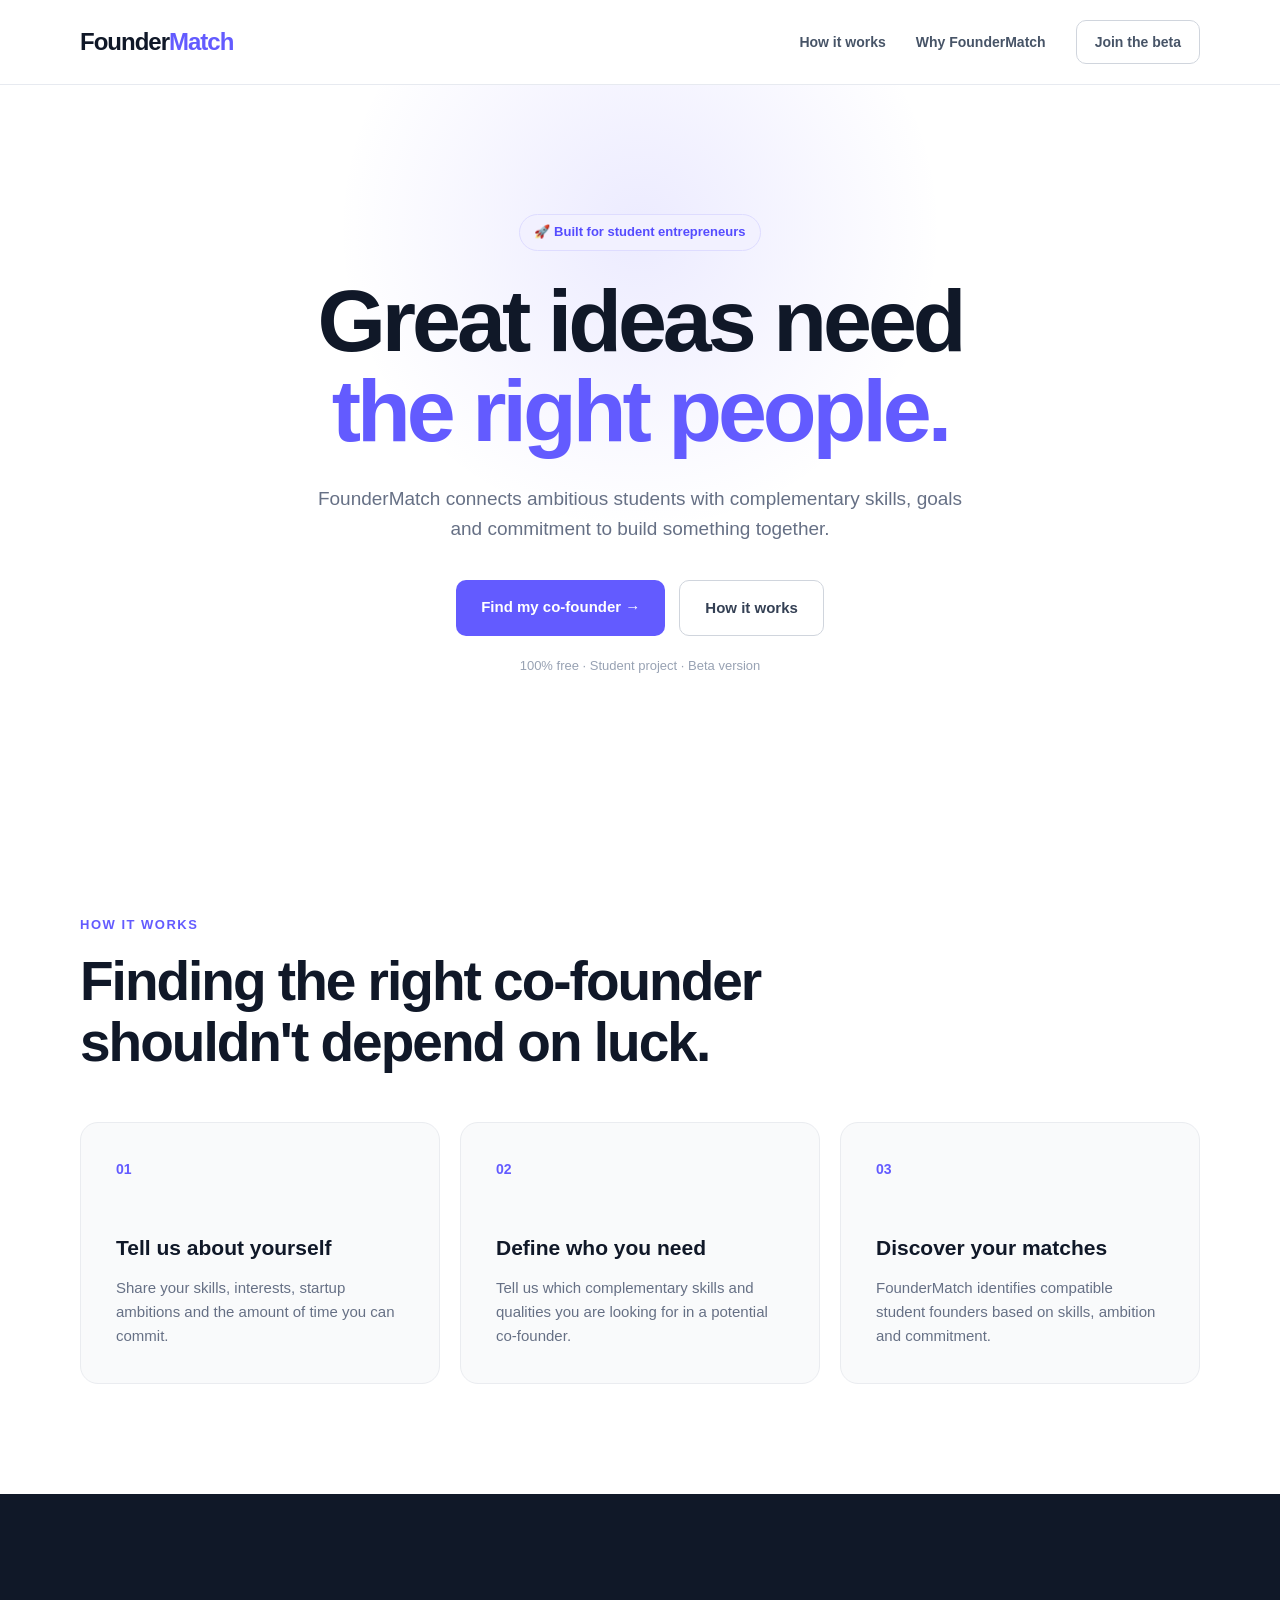
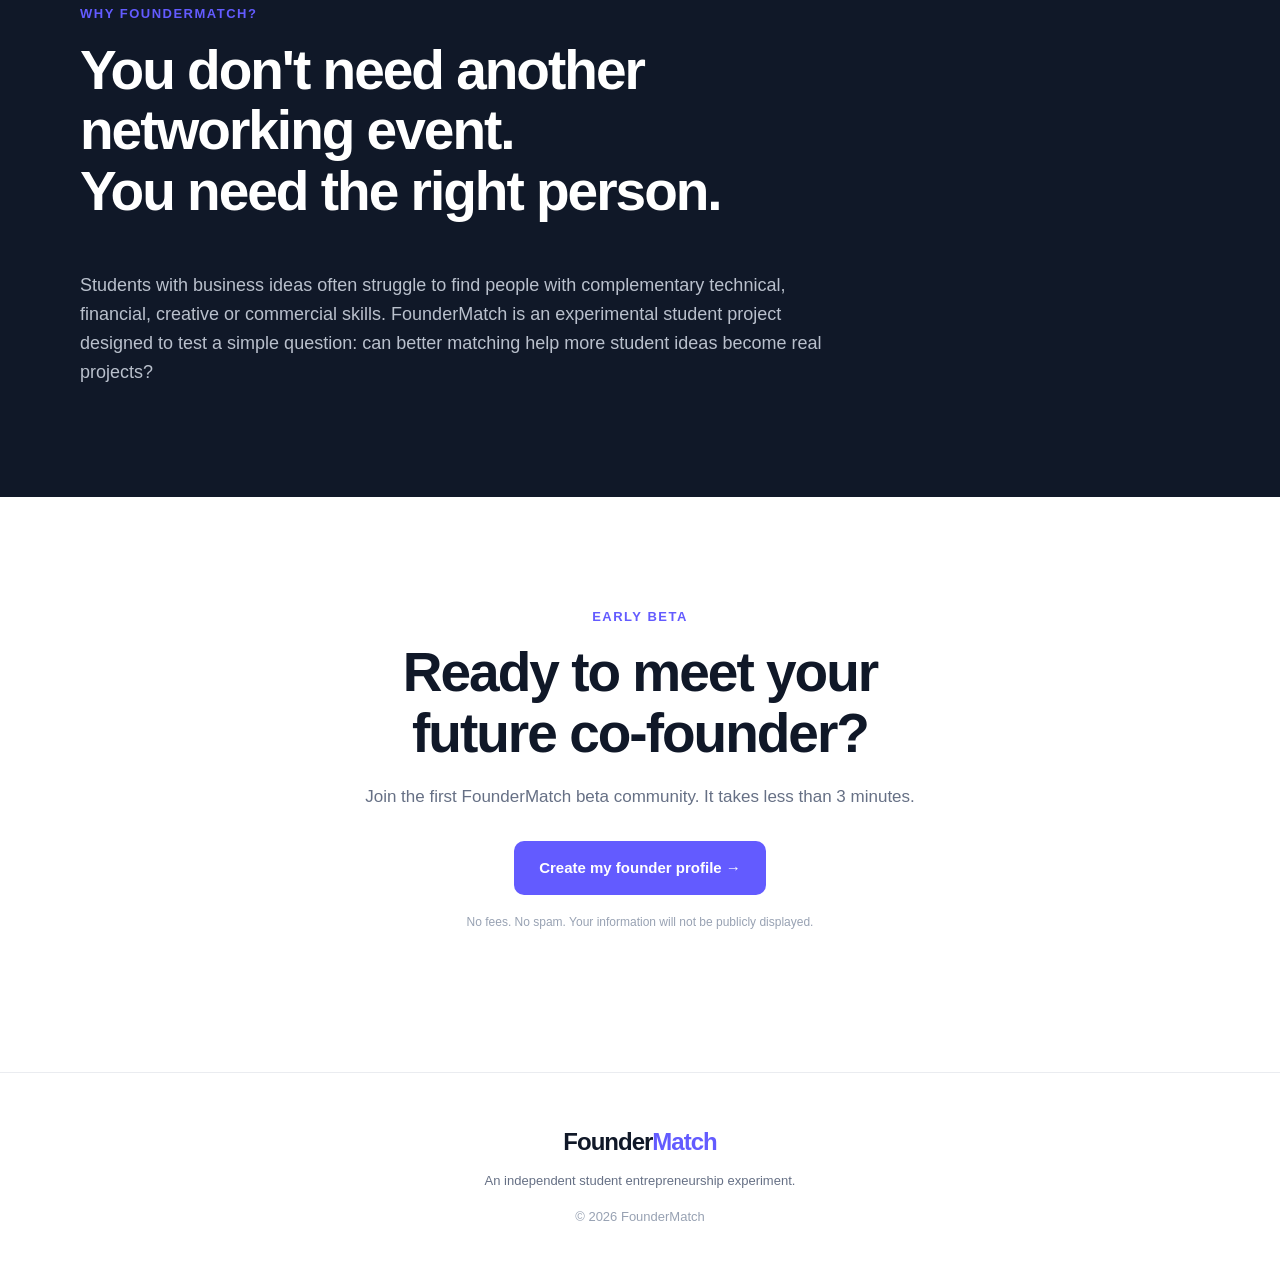
<file: index.html>
<!DOCTYPE html>
<html lang="en">
<head>
  <meta charset="UTF-8">
  <meta name="viewport" content="width=device-width, initial-scale=1.0">

  <title>FounderMatch — Find Your Co-Founder</title>

  <meta
    name="description"
    content="FounderMatch helps ambitious students find complementary co-founders and start building together."
  >

  <link rel="stylesheet" href="style.css">
</head>

<body>

  <!-- NAVIGATION -->
  <header>
    <nav class="navbar">
      <div class="logo">
        Founder<span>Match</span>
      </div>

      <div class="nav-links">
        <a href="#how">How it works</a>
        <a href="#why">Why FounderMatch</a>
       <a href="profile.html" class="nav-button">Join the beta</a>
      </div>
    </nav>
  </header>


  <!-- HERO -->
  <main>

    <section class="hero">

      <div class="badge">
        🚀 Built for student entrepreneurs
      </div>

      <h1>
        Great ideas need<br>
        <span>the right people.</span>
      </h1>

      <p class="hero-text">
        FounderMatch connects ambitious students with
        complementary skills, goals and commitment
        to build something together.
      </p>

      <div class="hero-buttons">

        <a href="profile.html" class="primary-button" id="mainCta">
  Find my co-founder →
</a>

        <a href="#how" class="secondary-button">
          How it works
        </a>

      </div>

      <p class="free-text">
        100% free · Student project · Beta version
      </p>

    </section>


    <!-- HOW IT WORKS -->

    <section id="how" class="section">

      <div class="section-label">
        HOW IT WORKS
      </div>

      <h2>
        Finding the right co-founder<br>
        shouldn't depend on luck.
      </h2>

      <div class="cards">

        <div class="card">
          <div class="number">01</div>

          <h3>Tell us about yourself</h3>

          <p>
            Share your skills, interests, startup ambitions
            and the amount of time you can commit.
          </p>
        </div>


        <div class="card">
          <div class="number">02</div>

          <h3>Define who you need</h3>

          <p>
            Tell us which complementary skills and qualities
            you are looking for in a potential co-founder.
          </p>
        </div>


        <div class="card">
          <div class="number">03</div>

          <h3>Discover your matches</h3>

          <p>
            FounderMatch identifies compatible student founders
            based on skills, ambition and commitment.
          </p>
        </div>

      </div>

    </section>


    <!-- WHY -->

    <section id="why" class="section dark-section">

      <div class="section-label">
        WHY FOUNDERMATCH?
      </div>

      <h2>
        You don't need another networking event.
        <br>
        You need the right person.
      </h2>

      <p class="section-description">
        Students with business ideas often struggle to find
        people with complementary technical, financial,
        creative or commercial skills.
        FounderMatch is an experimental student project
        designed to test a simple question:
        can better matching help more student ideas become real projects?
      </p>

    </section>


    <!-- JOIN -->

    <section id="join" class="section join-section">

      <div class="section-label">
        EARLY BETA
      </div>

      <h2>
        Ready to meet your<br>
        future co-founder?
      </h2>

      <p>
        Join the first FounderMatch beta community.
        It takes less than 3 minutes.
      </p>

     <a href="profile.html" class="primary-button">
  Create my founder profile →
</a>
      <p class="privacy">
        No fees. No spam. Your information will not be publicly displayed.
      </p>

    </section>

  </main>


  <!-- FOOTER -->

  <footer>

    <div class="footer-logo">
      Founder<span>Match</span>
    </div>

    <p>
      An independent student entrepreneurship experiment.
    </p>

    <p class="copyright">
      © 2026 FounderMatch
    </p>

  </footer>

<script>
  const savedProfileId = localStorage.getItem("foundermatch_profile_id");
  const mainCta = document.getElementById("mainCta");

  if (savedProfileId && mainCta) {
    mainCta.href = `matches.html?profile_id=${savedProfileId}`;
    mainCta.textContent = "View my matches →";
  }
</script>
  <script src="script.js"></script>

</body>
</html>
</file>
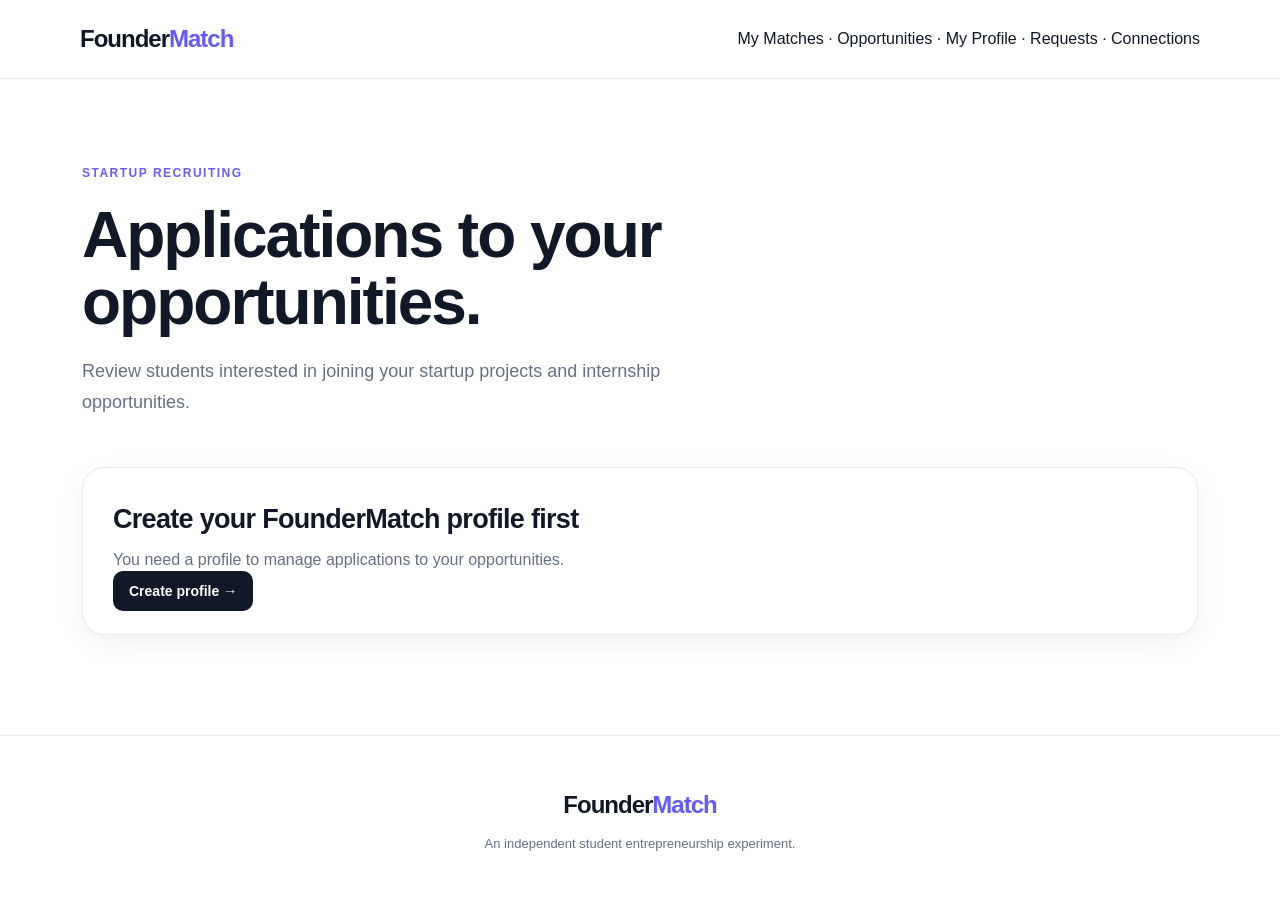
<file: applications.html>
<!DOCTYPE html>
<html lang="en">
<head>
  <meta charset="UTF-8">
  <meta name="viewport" content="width=device-width, initial-scale=1.0">

  <title>Applications — FounderMatch</title>
  <link rel="stylesheet" href="style.css">
</head>

<body>

<header>
  <nav class="navbar">
    <a href="index.html" class="logo">
      Founder<span>Match</span>
    </a>

    <div>
      <a href="matches.html">My Matches</a> ·
      <a href="opportunities.html">Opportunities</a> ·
      <a href="profile.html">My Profile</a> ·
      <a href="requests.html">Requests</a> ·
      <a href="connections.html">Connections</a>
    </div>
  </nav>
</header>


<main class="matches-page">

  <section class="matches-intro">

    <div class="section-label">
      STARTUP RECRUITING
    </div>

    <h1>Applications to your opportunities.</h1>

    <p>
      Review students interested in joining your startup
      projects and internship opportunities.
    </p>

  </section>


  <section id="applicationsContainer">

    <p>Loading applications...</p>

  </section>

</main>


<footer>

  <div class="footer-logo">
    Founder<span>Match</span>
  </div>

  <p>
    An independent student entrepreneurship experiment.
  </p>

</footer>


<script>

const API_URL =
  "https://foundermatch-api.amaurycalo4.workers.dev";

const container =
  document.getElementById("applicationsContainer");

const profileId =
  localStorage.getItem("foundermatch_profile_id");

async function loadApplications() {

  if (!profileId) {

    container.innerHTML = `
      <div class="match-card">
        <h2>Create your FounderMatch profile first</h2>

        <p>
          You need a profile to manage applications
          to your opportunities.
        </p>

        <a
          href="profile.html"
          class="match-button match-button-primary">
          Create profile →
        </a>
      </div>
    `;

    return;
  }


  try {

    const response = await fetch(
      `${API_URL}/api/applications?profile_id=${profileId}`
    );

    const data = await response.json();


    if (!data.success) {
      throw new Error(
        data.error || "Unable to load applications"
      );
    }


    if (!data.applications.length) {

      container.innerHTML = `
        <div class="match-card">
          <h2>No applications yet</h2>

          <p>
            Applications to opportunities you publish
            will appear here.
          </p>

          <a
            href="post-opportunity.html"
            class="match-button match-button-primary">
            Post an opportunity →
          </a>
        </div>
      `;

      return;
    }


    container.innerHTML =
      data.applications.map(application => {

        const initial =
          application.first_name
            ? application.first_name
                .charAt(0)
                .toUpperCase()
            : "?";


        const avatar =
          application.photo_url
            ? `<img
                 src="${application.photo_url}"
                 alt="${application.first_name}"
                 class="match-avatar">`
            : `<div class="match-avatar">
                 ${initial}
               </div>`;


        return `

          <div class="match-card">

            <div class="match-card-top">

              ${avatar}

              <div class="match-score">
                ${application.status}
              </div>

            </div>


            <h2>
              ${application.first_name}
            </h2>


            <h3>
              Applied for:
              ${application.opportunity_title}
            </h3>


            <p>
              ${application.main_profile}
            </p>


            <p>
              ${application.university}
              ·
              ${application.city_country}
            </p>


            <hr>


            <h3>Candidate message</h3>

            <p>
              ${application.message ||
                "No message provided."}
            </p>


            <h3>Skills</h3>

            <p>
              ${application.strongest_skills}
            </p>


            <a
              href="view-profile.html?profile_id=${application.applicant_profile_id}"
              class="match-button match-button-secondary">
              View profile
            </a>

  ${application.status === "pending" ? `
  <button
    class="match-button match-button-primary application-status-button"
    data-application-id="${application.application_id}"
    data-status="accepted">
    Accept
  </button>

  <button
    class="match-button match-button-secondary application-status-button"
    data-application-id="${application.application_id}"
    data-status="declined">
    Decline
  </button>
` : ""}

          </div>

        `;

      }).join("");


  } catch (error) {

    console.error(error);

    container.innerHTML = `
      <div class="match-card">
        <h2>Unable to load applications</h2>

        <p>
          Please try again.
        </p>
      </div>
    `;

  }

}

async function updateApplicationStatus(applicationId, status, button) {
  try {
    button.disabled = true;
    button.textContent = status === "accepted" ? "Accepting..." : "Declining...";

    const response = await fetch(`${API_URL}/api/applications/status`, {
      method: "POST",
      headers: {
        "Content-Type": "application/json"
      },
      body: JSON.stringify({
        application_id: Number(applicationId),
        status: status
      })
    });

    const data = await response.json();

    if (!data.success) {
      throw new Error(data.error || "Unable to update application");
    }

    await loadApplications();

  } catch (error) {
    console.error(error);
    button.disabled = false;
    button.textContent = status === "accepted" ? "Accept" : "Decline";
    alert("Unable to update the application.");
  }
}

document.addEventListener("click", function (event) {
  const button = event.target.closest(".application-status-button");

  if (!button) return;

  const applicationId = button.dataset.applicationId;
  const status = button.dataset.status;

  updateApplicationStatus(applicationId, status, button);
});
loadApplications();

</script>

</body>
</html>
</file>
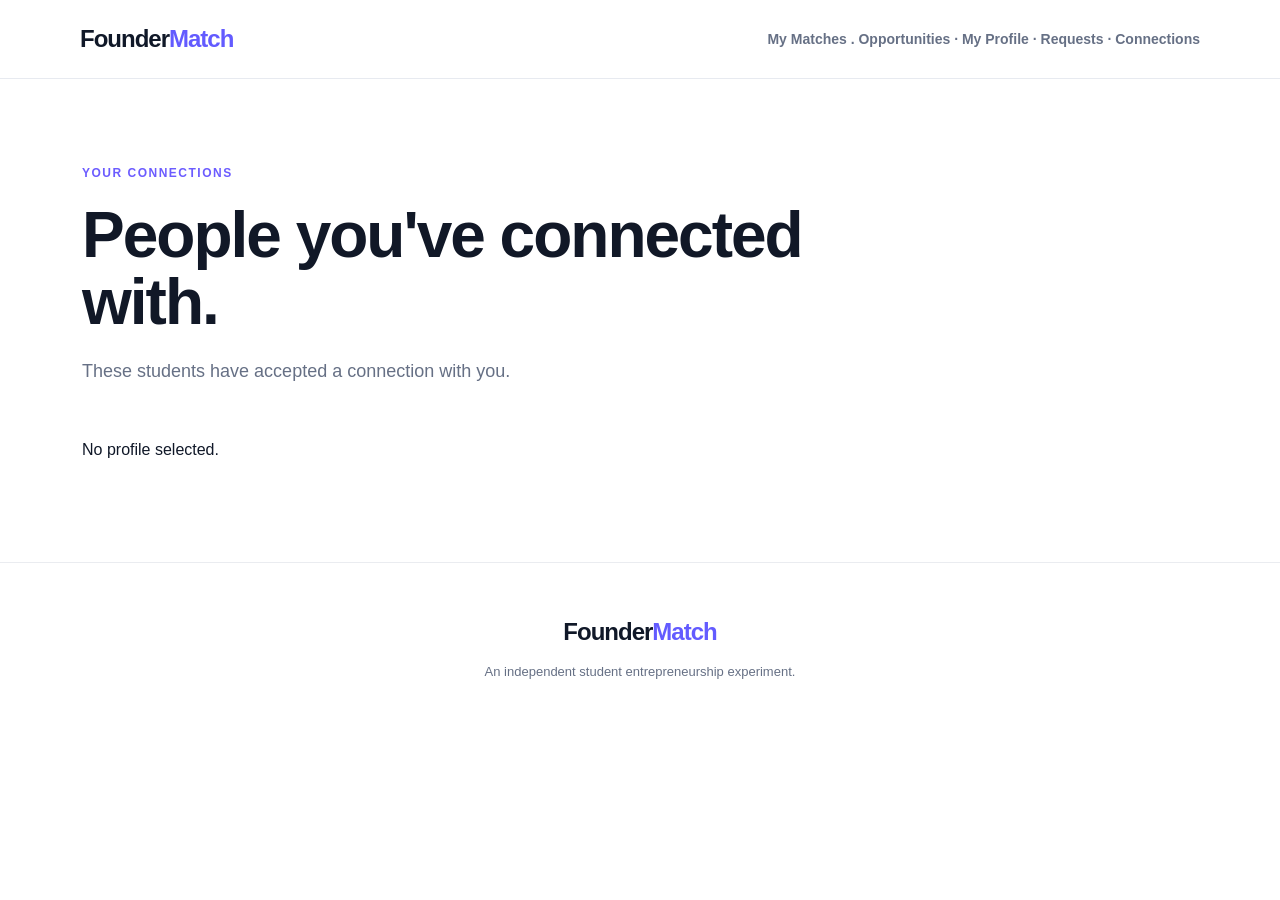
<file: connections.html>
<!DOCTYPE html>
<html lang="en">
<head>
  <meta charset="UTF-8">
  <meta name="viewport" content="width=device-width, initial-scale=1.0">

  <title>Connections – FounderMatch</title>

  <link rel="stylesheet" href="style.css">
</head>

<body>

<header>
  <nav class="navbar">

    <a href="index.html" class="logo">
      Founder<span>Match</span>
    </a>

    <div class="form-progress">
      <a href="#" id="myMatchesLink">My Matches</a>
      .
      <a href="opportunities.html">Opportunities</a>
      ·
      <a href="#" id="myProfileLink">My Profile</a>
      ·
      <a href="requests.html">Requests</a>
      ·
      <a href="connections.html">Connections</a>
    </div>

  </nav>
</header>


<main class="matches-page">

  <section class="matches-intro">

    <div class="section-label">
      YOUR CONNECTIONS
    </div>

    <h1>People you've connected with.</h1>

    <p>
      These students have accepted a connection with you.
    </p>

  </section>


  <section id="connectionsContainer">

    <p>Loading your connections...</p>

  </section>

</main>


<footer>

  <div class="footer-logo">
    Founder<span>Match</span>
  </div>

  <p>
    An independent student entrepreneurship experiment.
  </p>

</footer>


<script>

const API_URL =
  "https://foundermatch-api.amaurycalo4.workers.dev";

const params = new URLSearchParams(window.location.search);

const savedProfileId =
  localStorage.getItem("foundermatch_profile_id");

const profileId =
  params.get("profile_id") || savedProfileId;

const myMatchesLink =
  document.getElementById("myMatchesLink");

const myProfileLink =
  document.getElementById("myProfileLink");

const container =
  document.getElementById("connectionsContainer");


if (profileId) {
  myMatchesLink.href =
    `matches.html?profile_id=${profileId}`;

  myProfileLink.href =
    `view-profile.html?profile_id=${profileId}`;
}


async function loadConnections() {

  if (!profileId) {
    container.innerHTML =
      "<p>No profile selected.</p>";
    return;
  }

  try {

    const response = await fetch(
      `${API_URL}/api/connections?profile_id=${profileId}`
    );

    const data = await response.json();

    if (!response.ok || !data.success) {
      throw new Error(
        data.error || "Unable to load connections."
      );
    }

    if (!data.connections.length) {
      container.innerHTML =
        "<p>You don't have any connections yet.</p>";
      return;
    }

    container.innerHTML =
      data.connections.map(connection => {

        const initial =
          connection.first_name
            ? connection.first_name.charAt(0).toUpperCase()
            : "?";

        const avatar = connection.photo_url
          ? `<img src="${connection.photo_url}" alt="${connection.first_name}" class="match-avatar-image">`
          : `<div class="match-avatar">${initial}</div>`;
const contactButtons = `
  ${connection.contact_email ? `
    <a href="mailto:${connection.contact_email}"
       class="match-button match-button-secondary">
      Email
    </a>
  ` : ""}

  ${connection.linkedin_url ? `
    <a href="${connection.linkedin_url}"
       target="_blank"
       rel="noopener noreferrer"
       class="match-button match-button-secondary">
      LinkedIn
    </a>
  ` : ""}
`;
        return `
          <div class="match-card">

            <div class="match-card-top">

              ${avatar}

              <div class="match-score">
                Connected ✓
              </div>

            </div>

            <h2>${connection.first_name}</h2>

            <h3>${connection.main_profile}</h3>

            <p>
              ${connection.university} ·
              ${connection.city_country}
            </p>

            <p>${connection.degree}</p>

            <hr>

            <h3>Skills</h3>

            <p>
              ${connection.strongest_skills}
            </p>
${contactButtons}
            <a
              href="view-profile.html?profile_id=${connection.profile_id}"
              class="match-button match-button-primary">
              View profile
            </a>

          </div>
        `;
      }).join("");

  } catch (error) {

    console.error(error);

    container.innerHTML =
      "<p>Unable to load your connections. Please try again.</p>";
  }
}


loadConnections();

</script>

</body>
</html>
</file>
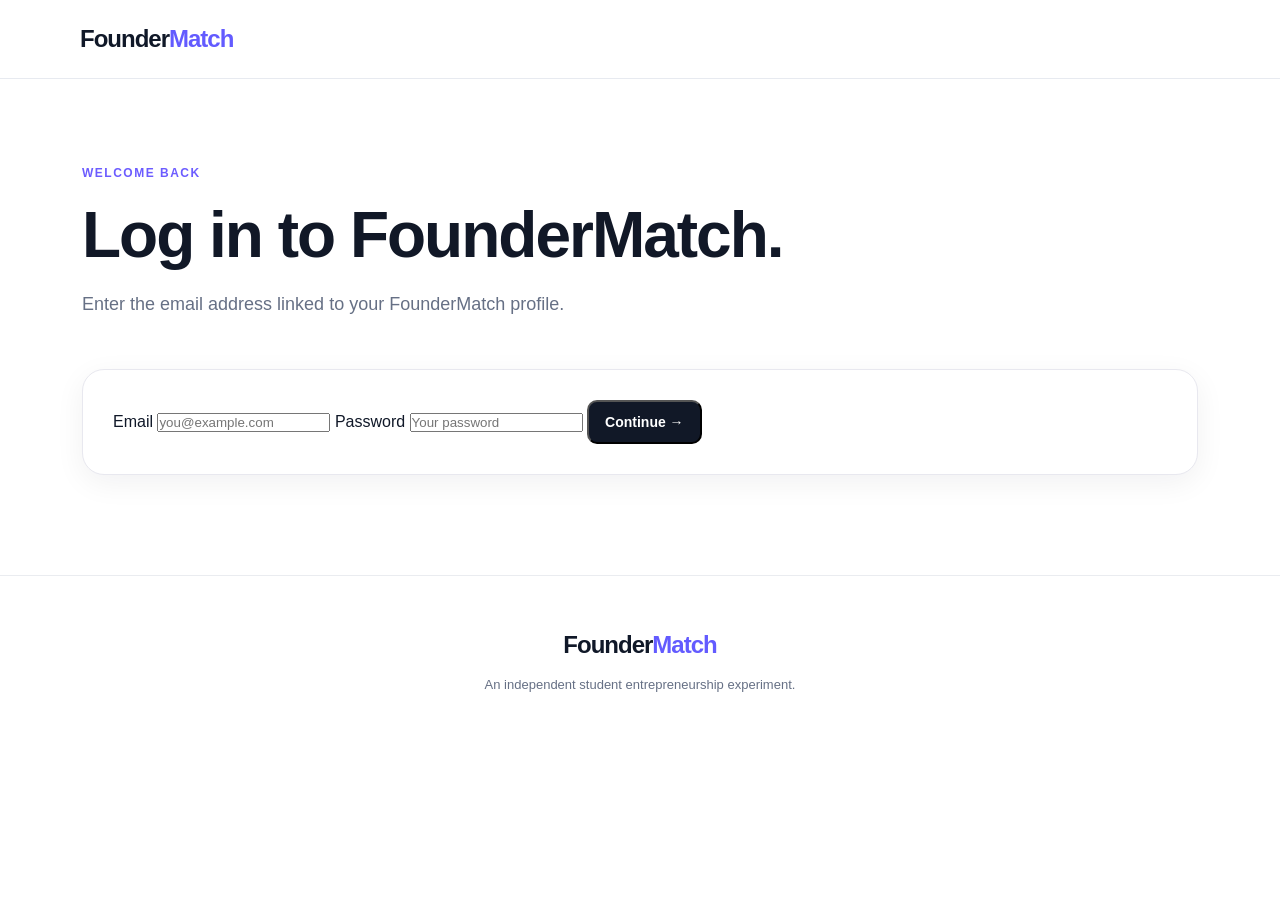
<file: login.html>
<!DOCTYPE html>
<html lang="en">
<head>
  <meta charset="UTF-8">
  <meta name="viewport" content="width=device-width, initial-scale=1.0">

  <title>Login – FounderMatch</title>
  <link rel="stylesheet" href="style.css">
</head>

<body>

<header>
  <nav class="navbar">

    <a href="index.html" class="logo">
      Founder<span>Match</span>
    </a>

  </nav>
</header>

<main class="matches-page">

  <section class="matches-intro">

    <div class="section-label">
      WELCOME BACK
    </div>

    <h1>Log in to FounderMatch.</h1>

    <p>
      Enter the email address linked to your FounderMatch profile.
    </p>

  </section>

  <section class="match-card">

    <form id="loginForm">

      <label for="email">
        Email
      </label>

      <input
        type="email"
        id="email"
        name="email"
        placeholder="you@example.com"
        required
      >
      <label for="password">
  Password
</label>

<input
  type="password"
  id="password"
  name="password"
  placeholder="Your password"
  autocomplete="current-password"
  required
>

      <button
        type="submit"
        class="match-button match-button-primary">
        Continue →
      </button>

      <p id="loginMessage"></p>

    </form>

  </section>

</main>

<footer>

  <div class="footer-logo">
    Founder<span>Match</span>
  </div>

  <p>
    An independent student entrepreneurship experiment.
  </p>

</footer>
<script>
const API_URL =
  "https://foundermatch-api.amaurycalo4.workers.dev";

const loginForm =
  document.getElementById("loginForm");

const loginMessage =
  document.getElementById("loginMessage");

loginForm.addEventListener("submit", async function(event) {
  event.preventDefault();

  const email =
    document.getElementById("email").value.trim();

  const password =
    document.getElementById("password").value;

  loginMessage.textContent = "Logging in...";

  try {
    const response = await fetch(`${API_URL}/api/login`, {
      method: "POST",
      headers: {
        "Content-Type": "application/json"
      },
      body: JSON.stringify({
        email: email,
        password: password
      })
    });

    const data = await response.json();

    if (!response.ok || !data.success) {
      loginMessage.textContent =
        data.error || "Unable to log in.";
      return;
    }

    localStorage.setItem(
      "foundermatch_profile_id",
      String(data.profile_id)
    );

    localStorage.setItem(
      "foundermatch_session_token",
      data.token
    );

    window.location.href =
      `matches.html?profile_id=${data.profile_id}`;

  } catch (error) {
    console.error(error);

    loginMessage.textContent =
      "Unable to log in. Please try again.";
  }
});
</script>
</body>
</html>
</file>
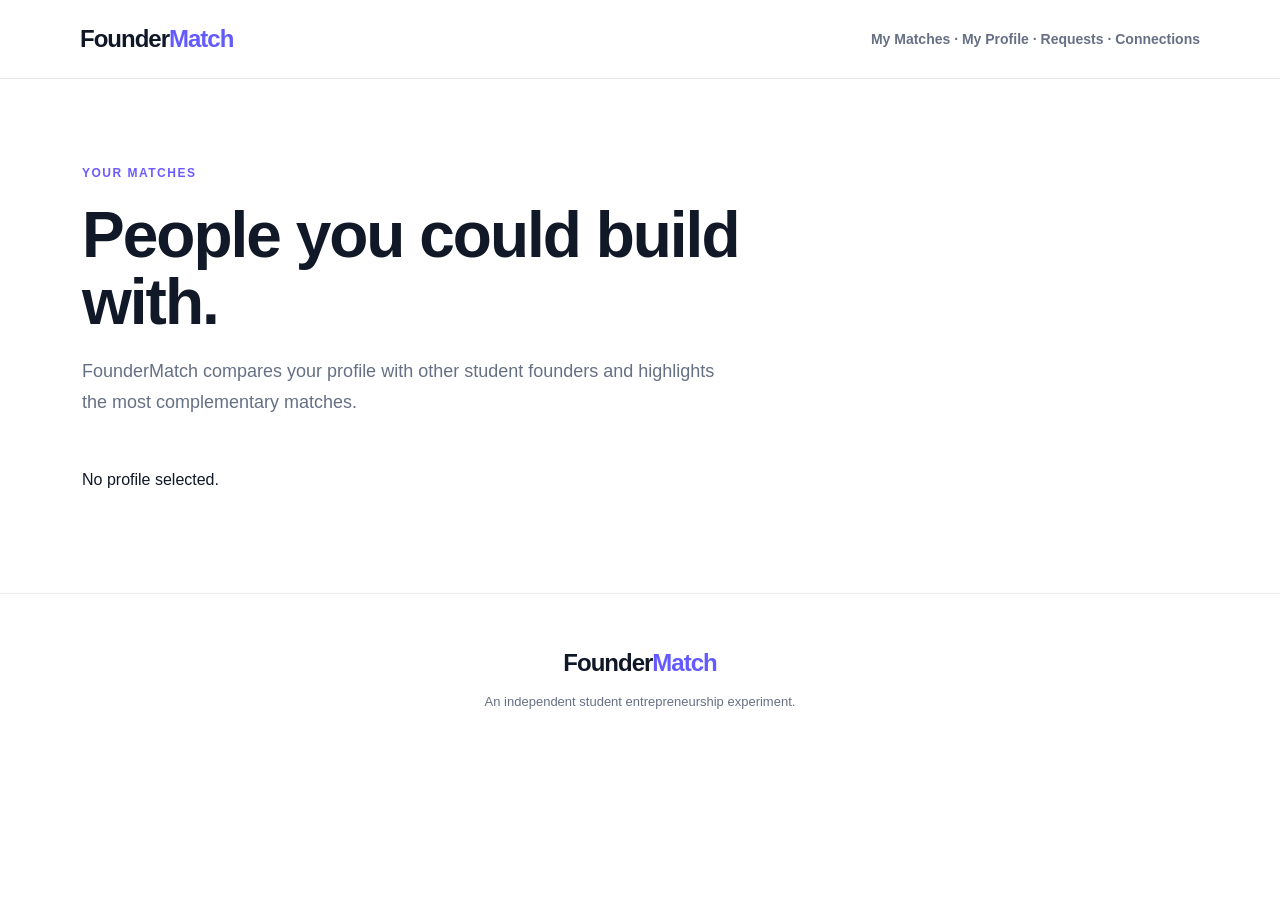
<file: matches.html>
<!DOCTYPE html>
<html lang="en">
<head>
  <meta charset="UTF-8">
  <meta name="viewport" content="width=device-width, initial-scale=1.0">
  <title>Your Matches — FounderMatch</title>
  <link rel="stylesheet" href="style.css">
</head>

<body>

<header>
  <nav class="navbar">
    <a href="index.html" class="logo">
      Founder<span>Match</span>
    </a>

   <div class="form-progress">
  <a href="#" id="myMatchesLink">My Matches</a>
  ·
  <a href="#" id="myProfileLink">My Profile</a>
  ·
 <a href="applications.html">Requests</a>
  ·
  <a href="connections.html">Connections</a>
</div>
  </nav>
</header>

<main class="matches-page">

  <section class="matches-intro">
    <div class="section-label">YOUR MATCHES</div>

    <h1>People you could build with.</h1>

    <p>
      FounderMatch compares your profile with other student founders
      and highlights the most complementary matches.
    </p>
  </section>

  <section id="matchesContainer">
    <p>Finding your best matches...</p>
  </section>

</main>

<footer>
  <div class="footer-logo">
    Founder<span>Match</span>
  </div>

  <p>An independent student entrepreneurship experiment.</p>
</footer>

<script>
  const API_URL =
    "https://foundermatch-api.amaurycalo4.workers.dev";

  const params = new URLSearchParams(window.location.search);
 const savedProfileId = localStorage.getItem("foundermatch_profile_id");
const profileId = savedProfileId || params.get("profile_id");
const myMatchesLink = document.getElementById("myMatchesLink");
const myProfileLink = document.getElementById("myProfileLink");

if (profileId) {
  myMatchesLink.href = `matches.html?profile_id=${profileId}`;
  myProfileLink.href = `view-profile.html?profile_id=${profileId}`;
}
  const container = document.getElementById("matchesContainer");

  async function loadMatches() {
    if (!profileId) {
      container.innerHTML = "<p>No profile selected.</p>";
      return;
    }

    try {
      const response = await fetch(
        `${API_URL}/api/matches?profile_id=${profileId}`
      );

      const data = await response.json();

      if (!response.ok || !data.success) {
        throw new Error("Unable to load matches.");
      }

      if (!data.matches.length) {
        container.innerHTML =
          "<p>No matches yet. More founders are joining soon.</p>";
        return;
      }

      container.innerHTML = "";

      data.matches.forEach((match) => {
        const card = document.createElement("article");
        card.className = "match-card";
const initial = match.first_name
  ? match.first_name.charAt(0).toUpperCase()
  : "?";

card.innerHTML = `
  <div class="match-score">
    ${match.match_score}% match
  </div>

  ${match.photo_url
  ? `<img
       src="${match.photo_url}"
       alt="${match.first_name}"
       class="match-avatar"
     >`
  : `<div class="match-avatar-placeholder">
       ${initial}
     </div>`
}

  <h2>${match.first_name}</h2>

  <p>
    <strong>${match.main_profile}</strong>
  </p>

  <p>
    ${match.university} · ${match.city_country}
  </p>

  <p>
    ${match.degree}
  </p>

  <div class="match-details">
    <p><strong>Skills</strong></p>

    <div>
      ${match.strongest_skills
        .split(",")
        .map(skill => `<span class="match-tag">${skill.trim()}</span>`)
        .join("")}
    </div>

    <p><strong>Interested in:</strong> ${match.industries}</p>
    <p><strong>Commitment:</strong> ${match.commitment}</p>
    <p><strong>Looking to build:</strong> ${match.build_type}</p>
  </div>

  <div class="match-actions">
    <a href="view-profile.html?profile_id=${match.id}" class="match-button match-button-secondary">
  View profile
</a>

   <button
  class="match-button match-button-primary connect-button"
  data-profile-id="${match.id}">
  Connect →
</button>
  </div>
`;
        
        container.appendChild(card);
      });

    } catch (error) {
      console.error(error);

      container.innerHTML =
        "<p>Something went wrong while loading your matches.</p>";
    }
  }
async function sendConnection(receiverProfileId, button) {
  try {
    button.disabled = true;
    button.textContent = "Sending...";

    const response = await fetch(`${API_URL}/api/connect`, {
      method: "POST",
      headers: {
        "Content-Type": "application/json"
      },
      body: JSON.stringify({
        sender_profile_id: Number(profileId),
        receiver_profile_id: Number(receiverProfileId)
      })
    });

    const data = await response.json();

    if (data.success) {
      button.textContent = "Request sent ✓";
    } else if (data.error && data.error.includes("UNIQUE")) {
      button.textContent = "Already sent ✓";
    } else {
      button.textContent = "Try again";
      button.disabled = false;
    }
  } catch (error) {
    console.error(error);
    button.textContent = "Try again";
    button.disabled = false;
  }
}

document.addEventListener("click", function (event) {
  const button = event.target.closest(".connect-button");

  if (!button) return;

  const receiverProfileId = button.dataset.profileId;
  sendConnection(receiverProfileId, button);
});
  loadMatches();
</script>

</body>
</html>
</file>
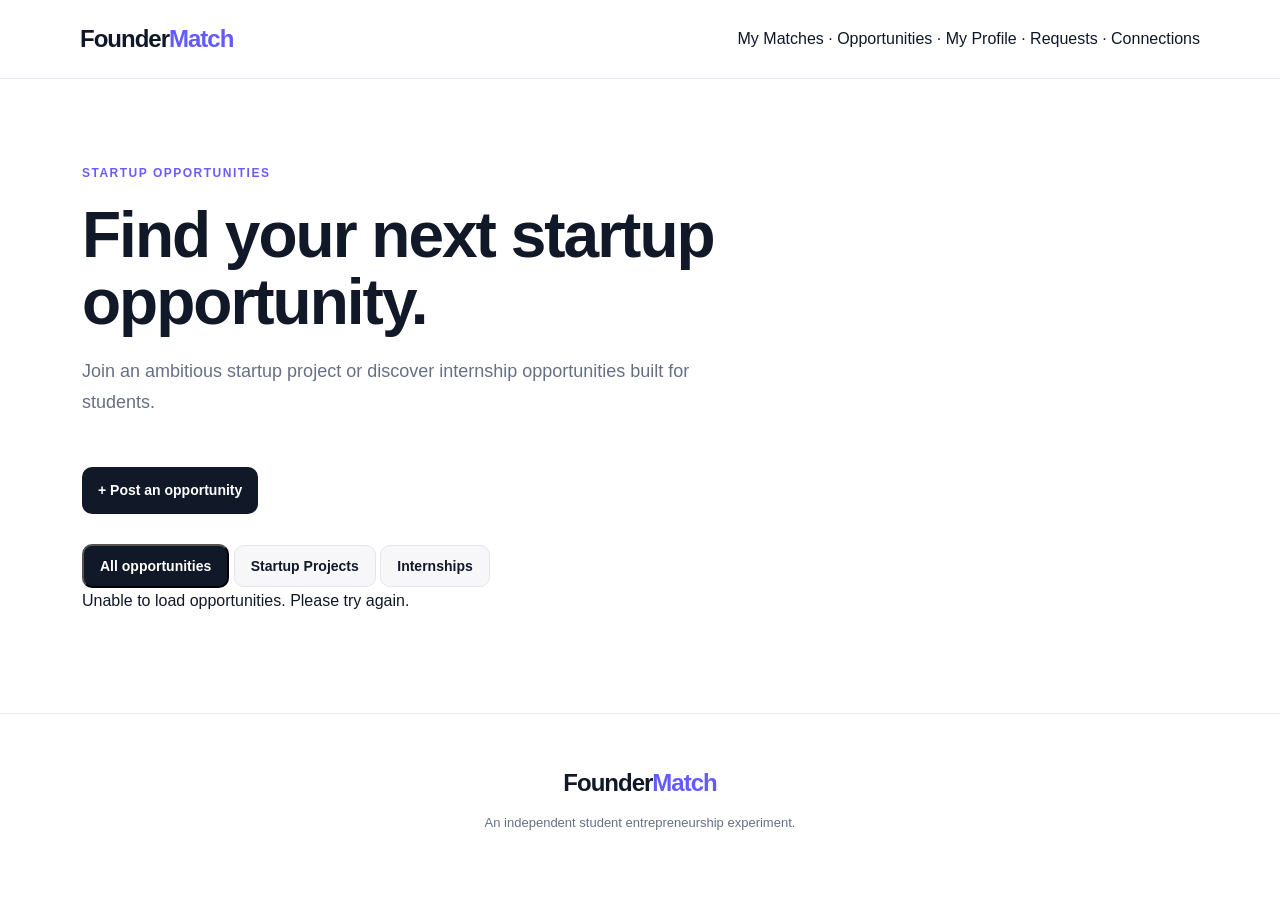
<file: opportunities.html>
<!DOCTYPE html>
<html lang="en">
<head>
  <meta charset="UTF-8">
  <meta name="viewport" content="width=device-width, initial-scale=1.0">

  <title>Opportunities — FounderMatch</title>

  <link rel="stylesheet" href="style.css">
</head>

<body>

<header>
  <nav class="navbar">
    <a href="index.html" class="logo">
      Founder<span>Match</span>
    </a>

    <div>
      <a href="matches.html">My Matches</a> ·
      <a href="opportunities.html">Opportunities</a> ·
      <a href="profile.html">My Profile</a> ·
      <a href="requests.html">Requests</a> ·
      <a href="connections.html">Connections</a>
    </div>
  </nav>
</header>


<main class="matches-page">

  <section class="matches-intro">

    <div class="section-label">STARTUP OPPORTUNITIES</div>

    <h1>Find your next startup opportunity.</h1>

    <p>
      Join an ambitious startup project or discover internship
      opportunities built for students.
    </p>

  </section>

<div style="margin-bottom: 30px;">
  <a
    href="post-opportunity.html"
    class="match-button match-button-primary"
    style="display: inline-flex; width: auto;">
    + Post an opportunity
  </a>
</div>
  <section class="opportunities-controls">

    <button
      class="match-button match-button-primary opportunity-filter"
      data-filter="all">
      All opportunities
    </button>

    <button
      class="match-button match-button-secondary opportunity-filter"
      data-filter="Project">
      Startup Projects
    </button>

    <button
      class="match-button match-button-secondary opportunity-filter"
      data-filter="Internship">
      Internships
    </button>

  </section>


  <section id="opportunitiesContainer" class="matches-grid">

    <p>Loading opportunities...</p>

  </section>

</main>


<footer>

  <div class="footer-logo">
    Founder<span>Match</span>
  </div>

  <p>
    An independent student entrepreneurship experiment.
  </p>

</footer>


<script>

const API_URL =
  "https://foundermatch-api.amaurycalo4.workers.dev";

const container =
  document.getElementById("opportunitiesContainer");

let opportunities = [];


async function loadOpportunities() {

  try {

    const response = await fetch(
      `${API_URL}/api/opportunities`
    );

    const data = await response.json();

    if (!data.success) {
      throw new Error("Unable to load opportunities");
    }

    opportunities = data.opportunities;

    displayOpportunities(opportunities);

  } catch (error) {

    console.error(error);

    container.innerHTML =
      "<p>Unable to load opportunities. Please try again.</p>";

  }
}


function displayOpportunities(items) {

  if (!items.length) {

    container.innerHTML =
      "<p>No opportunities available yet.</p>";

    return;
  }

  container.innerHTML = items.map(opportunity => {

    return `
      <div class="match-card">

        <div class="match-card-top">

          <div>
            <span class="section-label">
              ${opportunity.opportunity_type}
            </span>

            <h2>${opportunity.title}</h2>

            <h3>${opportunity.startup_name}</h3>
          </div>

          <div class="match-score">
            ${opportunity.remote || "On-site"}
          </div>

        </div>

        <p>
          ${opportunity.description}
        </p>

        <hr>

        <h3>Profile wanted</h3>
        <p>${opportunity.role_profile}</p>

        ${opportunity.skills ? `
          <h3>Skills</h3>
          <p>${opportunity.skills}</p>
        ` : ""}

        <p>
          <strong>Location:</strong>
          ${opportunity.location || "Not specified"}
        </p>

        <p>
          <strong>Commitment:</strong>
          ${opportunity.commitment || "Not specified"}
        </p>

        <p>
          <strong>Compensation:</strong>
          ${opportunity.compensation || "Not specified"}
        </p>

       <a
  href="view-opportunity.html?id=${opportunity.id}"
  class="match-button match-button-primary">
  View opportunity →
</a>

      </div>
    `;

  }).join("");
}


document.addEventListener("click", function(event) {

  const button =
    event.target.closest(".opportunity-filter");

  if (!button) return;

  const filter = button.dataset.filter;

  if (filter === "all") {
    displayOpportunities(opportunities);
    return;
  }

  const filtered = opportunities.filter(
    opportunity =>
      opportunity.opportunity_type === filter
  );

  displayOpportunities(filtered);

});


loadOpportunities();

</script>

</body>
</html>
</file>
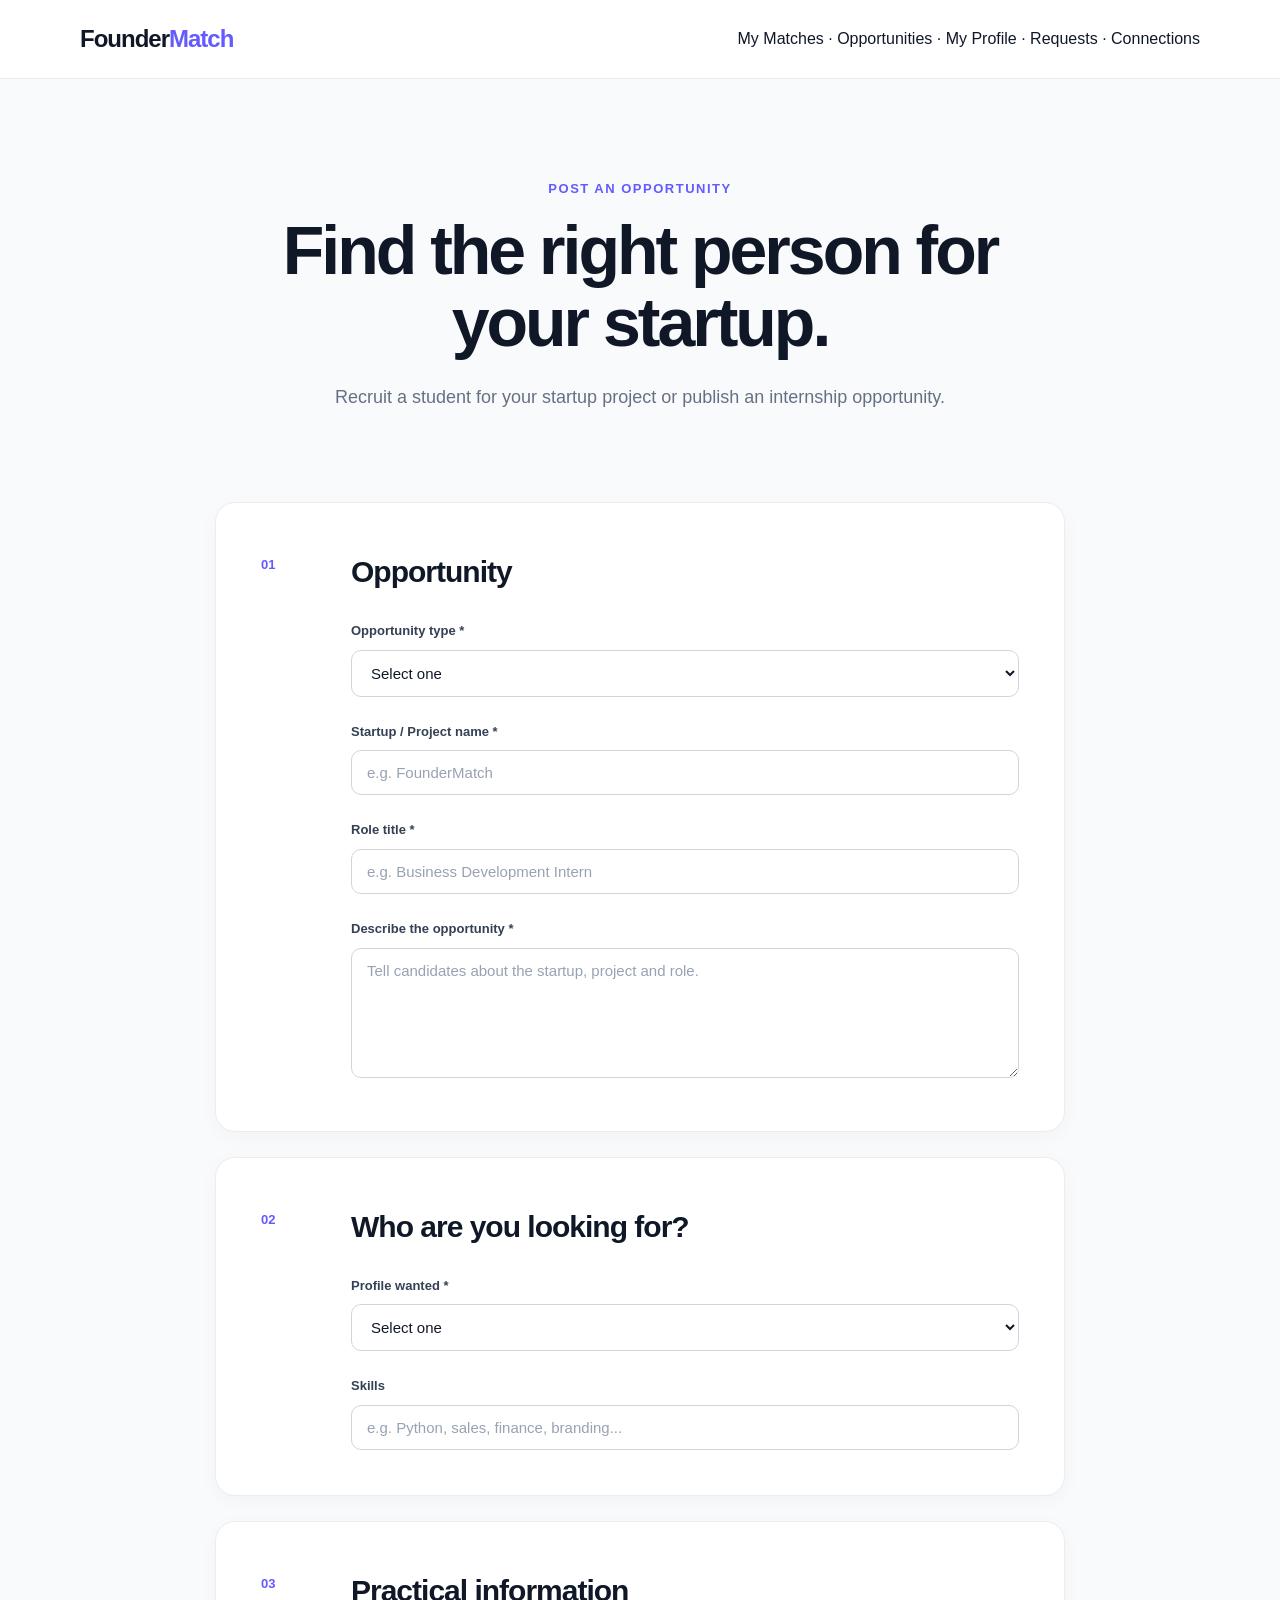
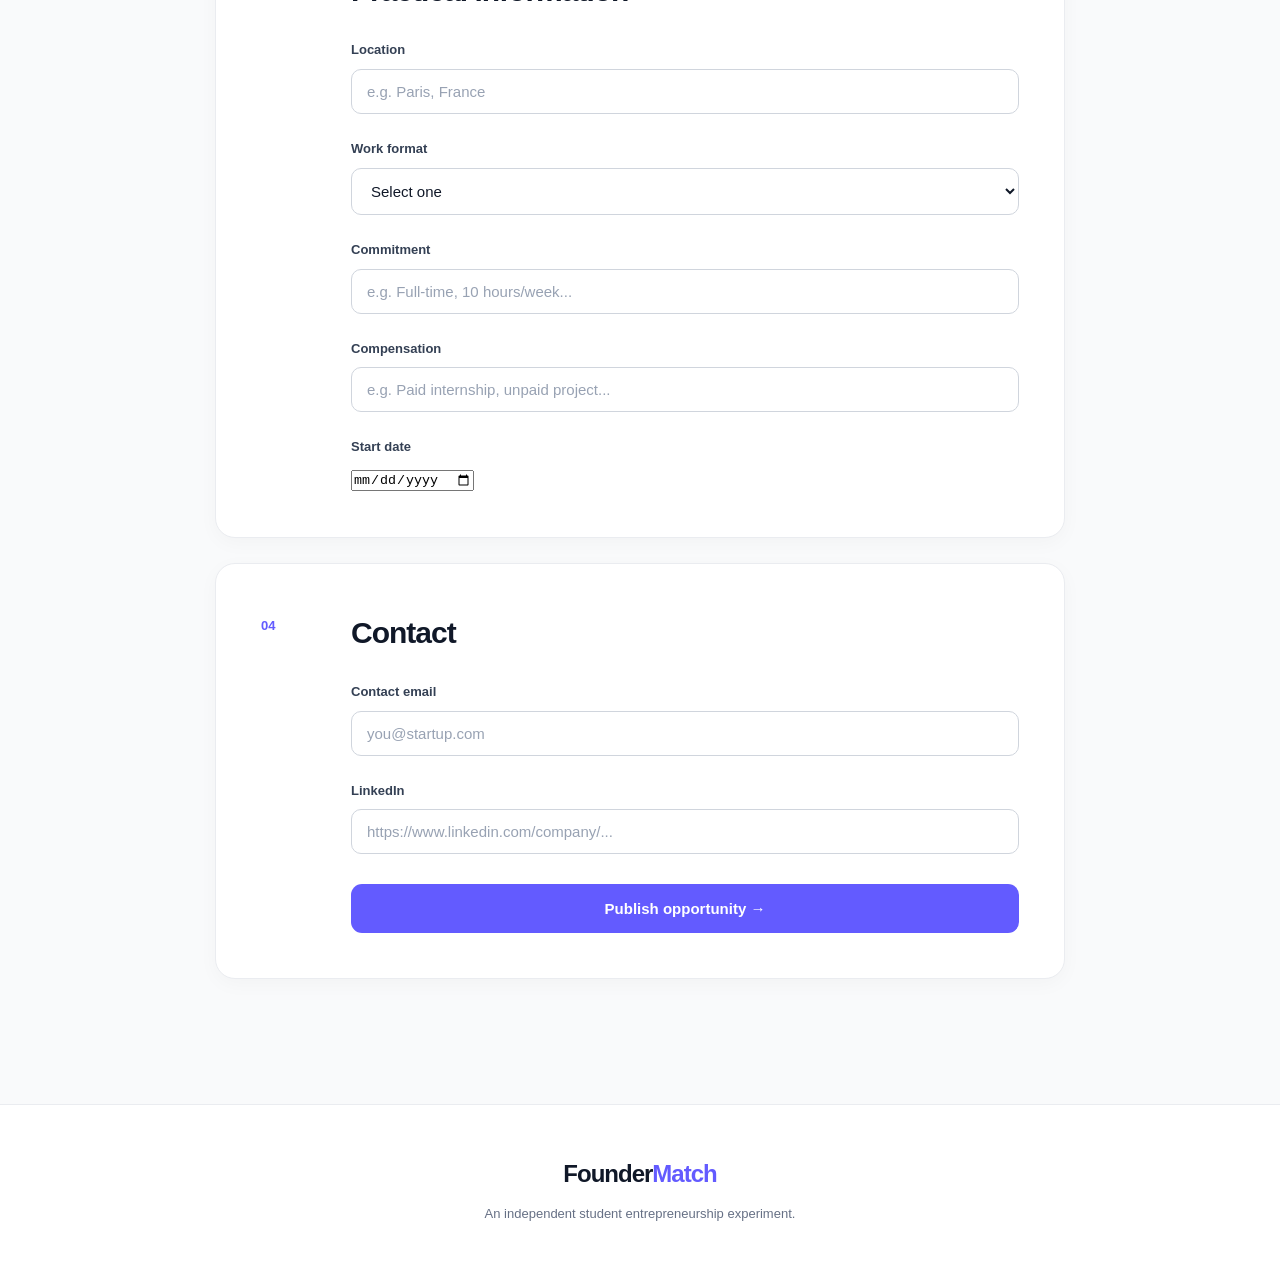
<file: post-opportunity.html>
<!DOCTYPE html>
<html lang="en">
<head>
  <meta charset="UTF-8">
  <meta name="viewport" content="width=device-width, initial-scale=1.0">

  <title>Post an opportunity — FounderMatch</title>

  <link rel="stylesheet" href="style.css">
</head>

<body>

<header>
  <nav class="navbar">
    <a href="index.html" class="logo">
      Founder<span>Match</span>
    </a>

    <div>
      <a href="matches.html">My Matches</a> ·
      <a href="opportunities.html">Opportunities</a> ·
      <a href="profile.html">My Profile</a> ·
      <a href="requests.html">Requests</a> ·
      <a href="connections.html">Connections</a>
    </div>
  </nav>
</header>


<main class="profile-page">

  <section class="profile-intro">

    <div class="section-label">POST AN OPPORTUNITY</div>

    <h1>Find the right person for your startup.</h1>

    <p>
      Recruit a student for your startup project or publish
      an internship opportunity.
    </p>

  </section>


  <form id="opportunityForm" class="founder-form">

    <div class="form-section">

      <div class="form-number">01</div>

      <div class="form-content">

        <h2>Opportunity</h2>

        <label for="opportunity_type">Opportunity type *</label>

        <select
          id="opportunity_type"
          name="opportunity_type"
          required>

          <option value="">Select one</option>
          <option value="Project">Startup Project</option>
          <option value="Internship">Internship</option>

        </select>


        <label for="startup_name">Startup / Project name *</label>

        <input
          type="text"
          id="startup_name"
          name="startup_name"
          placeholder="e.g. FounderMatch"
          required
        >


        <label for="title">Role title *</label>

        <input
          type="text"
          id="title"
          name="title"
          placeholder="e.g. Business Development Intern"
          required
        >


        <label for="description">Describe the opportunity *</label>

        <textarea
          id="description"
          name="description"
          rows="6"
          placeholder="Tell candidates about the startup, project and role."
          required
        ></textarea>

      </div>

    </div>


    <div class="form-section">

      <div class="form-number">02</div>

      <div class="form-content">

        <h2>Who are you looking for?</h2>

        <label for="role_profile">Profile wanted *</label>

        <select
          id="role_profile"
          name="role_profile"
          required>

          <option value="">Select one</option>
          <option>Business / Strategy</option>
          <option>Finance</option>
          <option>Software Engineering</option>
          <option>Data / AI</option>
          <option>Product</option>
          <option>Design / UX</option>
          <option>Marketing / Growth</option>
          <option>Sales</option>
          <option>Operations</option>
          <option>Other</option>

        </select>


        <label for="skills">Skills</label>

        <input
          type="text"
          id="skills"
          name="skills"
          placeholder="e.g. Python, sales, finance, branding..."
        >

      </div>

    </div>


    <div class="form-section">

      <div class="form-number">03</div>

      <div class="form-content">

        <h2>Practical information</h2>

        <label for="location">Location</label>

        <input
          type="text"
          id="location"
          name="location"
          placeholder="e.g. Paris, France"
        >


        <label for="remote">Work format</label>

        <select id="remote" name="remote">

          <option value="">Select one</option>
          <option>On-site</option>
          <option>Hybrid</option>
          <option>Remote</option>

        </select>


        <label for="commitment">Commitment</label>

        <input
          type="text"
          id="commitment"
          name="commitment"
          placeholder="e.g. Full-time, 10 hours/week..."
        >


        <label for="compensation">Compensation</label>

        <input
          type="text"
          id="compensation"
          name="compensation"
          placeholder="e.g. Paid internship, unpaid project..."
        >


        <label for="start_date">Start date</label>

        <input
          type="date"
          id="start_date"
          name="start_date"
        >

      </div>

    </div>


    <div class="form-section">

      <div class="form-number">04</div>

      <div class="form-content">

        <h2>Contact</h2>

        <label for="contact_email">Contact email</label>

        <input
          type="email"
          id="contact_email"
          name="contact_email"
          placeholder="you@startup.com"
        >


        <label for="linkedin_url">LinkedIn</label>

        <input
          type="url"
          id="linkedin_url"
          name="linkedin_url"
          placeholder="https://www.linkedin.com/company/..."
        >


        <button
          type="submit"
          class="submit-button">
          Publish opportunity →
        </button>

        <p id="formMessage"></p>

      </div>

    </div>

  </form>

</main>


<footer>

  <div class="footer-logo">
    Founder<span>Match</span>
  </div>

  <p>
    An independent student entrepreneurship experiment.
  </p>

</footer>


<script>

const API_URL =
  "https://foundermatch-api.amaurycalo4.workers.dev";

const form =
  document.getElementById("opportunityForm");

const formMessage =
  document.getElementById("formMessage");


form.addEventListener("submit", async function(event) {

  event.preventDefault();

  const formData = new FormData(form);

  const data =
    Object.fromEntries(formData.entries());

  const savedProfileId =
    localStorage.getItem("foundermatch_profile_id");

  if (savedProfileId) {
    data.created_by_profile_id =
      Number(savedProfileId);
  }


  try {

    formMessage.textContent =
      "Publishing...";

    const response = await fetch(
      `${API_URL}/api/opportunities`,
      {
        method: "POST",
        headers: {
          "Content-Type": "application/json"
        },
        body: JSON.stringify(data)
      }
    );

    const result =
      await response.json();


    if (!result.success) {
      throw new Error(
        result.error || "Unable to publish opportunity"
      );
    }


    formMessage.textContent =
      "Opportunity published successfully ✓";

    form.reset();


  } catch (error) {

    console.error(error);

    formMessage.textContent =
      "Unable to publish opportunity. Please try again.";

  }

});

</script>

</body>
</html>
</file>
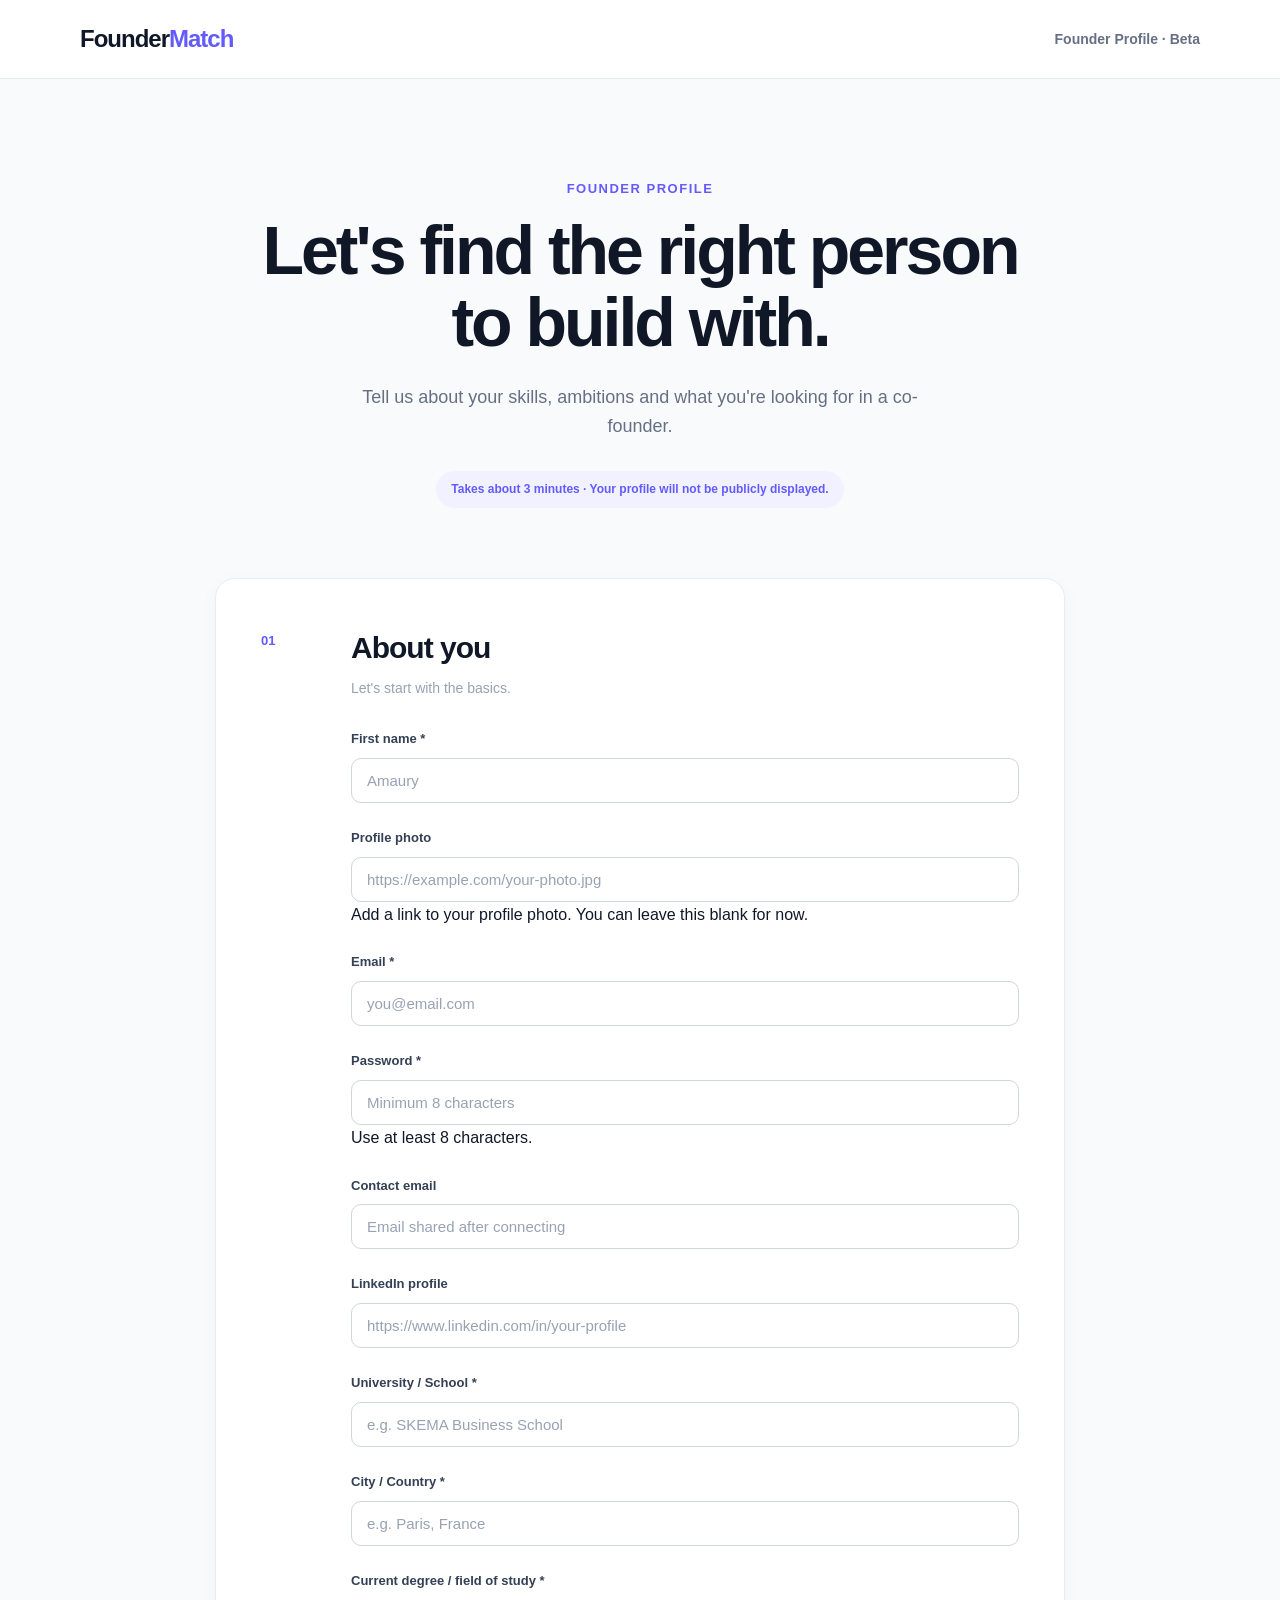
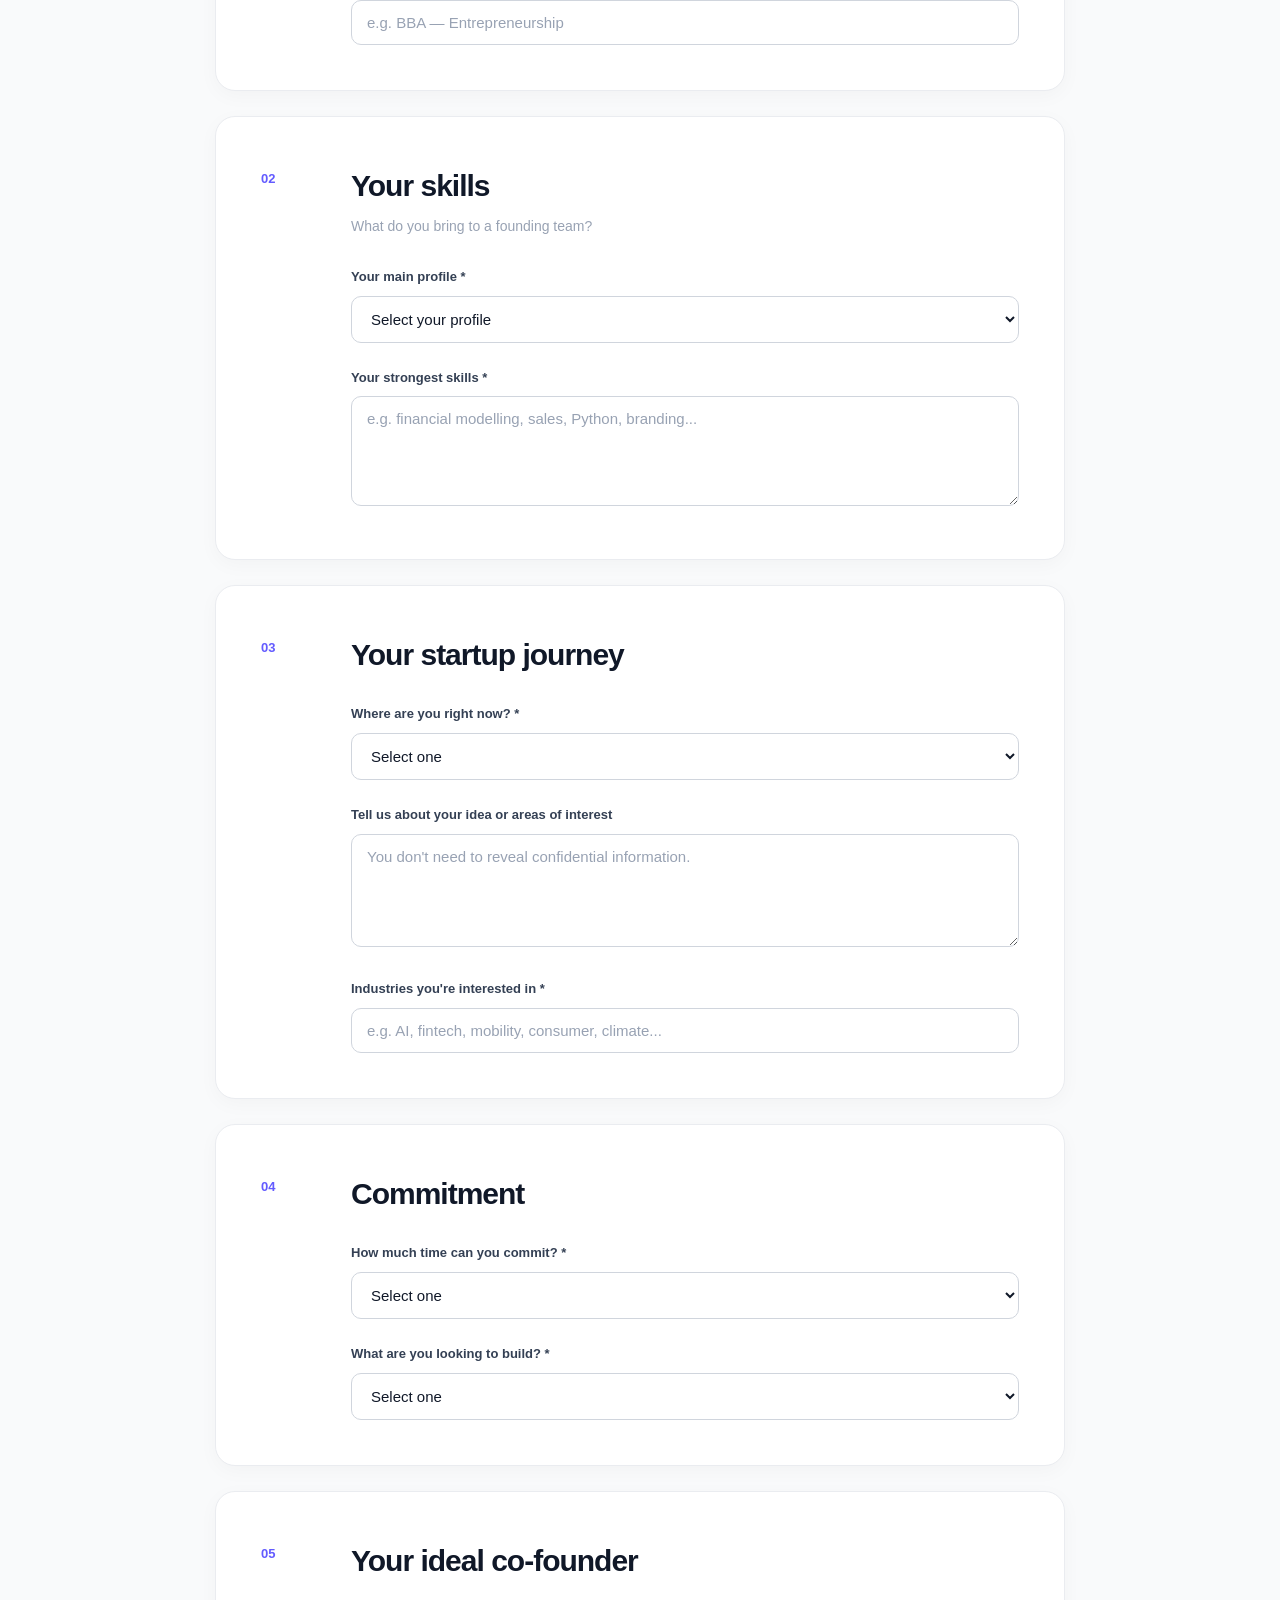
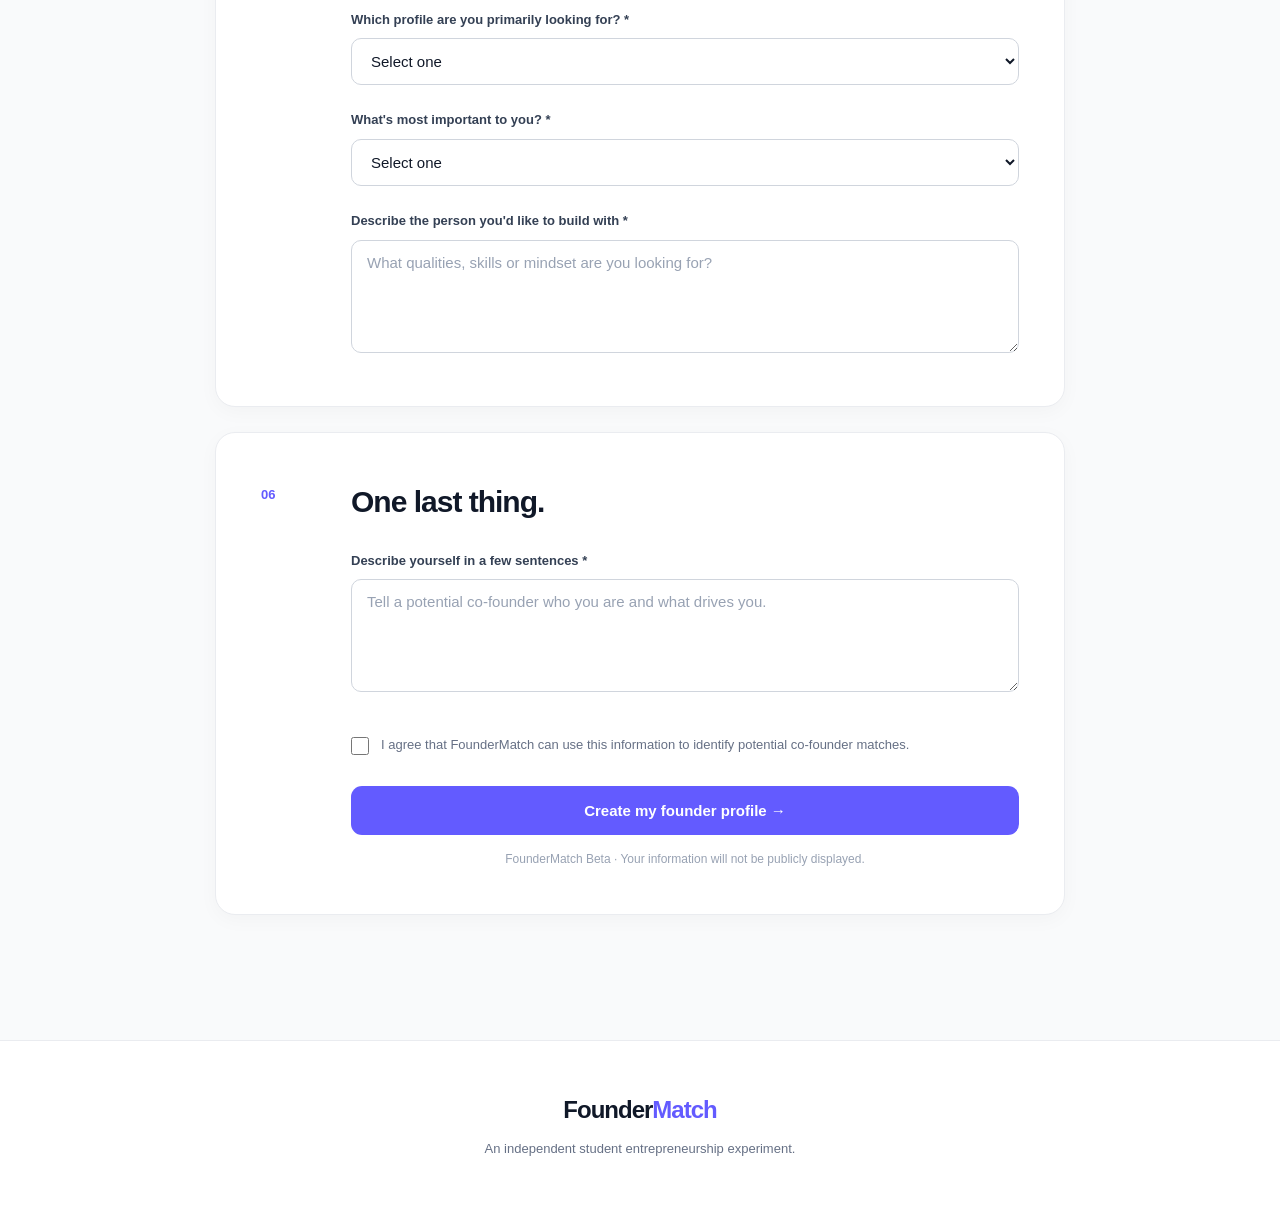
<file: profile.html>
<!DOCTYPE html>
<html lang="en">
<head>
  <meta charset="UTF-8">
  <meta name="viewport" content="width=device-width, initial-scale=1.0">

  <title>Create your profile — FounderMatch</title>

  <link rel="stylesheet" href="style.css">
</head>

<body>

<header>
  <nav class="navbar">
    <a href="index.html" class="logo">
      Founder<span>Match</span>
    </a>

    <div class="form-progress">
      Founder Profile · Beta
    </div>
  </nav>
</header>

<main class="profile-page">

  <section class="profile-intro">

    <div class="section-label">FOUNDER PROFILE</div>

    <h1>Let's find the right person to build with.</h1>

    <p>
      Tell us about your skills, ambitions and what you're
      looking for in a co-founder.
    </p>

    <div class="beta-note">
      Takes about 3 minutes · Your profile will not be publicly displayed.
    </div>

  </section>


  <form id="founderForm" class="founder-form">

    <!-- 01 ABOUT YOU -->

    <div class="form-section">

      <div class="form-number">01</div>

      <div class="form-content">

        <h2>About you</h2>

        <p class="form-description">
          Let's start with the basics.
        </p>

        <label for="firstName">First name *</label>
        <input
          type="text"
          id="firstName"
name="first_name"
          placeholder="Amaury"
          required
        >

        <label for="photoUrl">Profile photo</label>
<input
  type="url"
  id="photoUrl"
  name="photo_url"
  placeholder="https://example.com/your-photo.jpg"
>
<p class="field-hint">
  Add a link to your profile photo. You can leave this blank for now.
</p>

        <label for="email">Email *</label>
        <input
          type="email"
          id="email"
          name="email"
          placeholder="you@email.com"
          required
        >
        <label for="password">Password *</label>
<input
  type="password"
  id="password"
  name="password"
  placeholder="Minimum 8 characters"
  minlength="8"
  autocomplete="new-password"
  required
>

<p class="field-hint">
  Use at least 8 characters.
</p>
        <label for="contact_email">Contact email</label>
<input
  type="email"
  id="contact_email"
  name="contact_email"
  placeholder="Email shared after connecting"
>

<label for="linkedin_url">LinkedIn profile</label>
<input
  type="url"
  id="linkedin_url"
  name="linkedin_url"
  placeholder="https://www.linkedin.com/in/your-profile"
>

        <label for="university">University / School *</label>
        <input
          type="text"
          id="university"
          name="university"
          placeholder="e.g. SKEMA Business School"
          required
        >

        <label for="country">City / Country *</label>
        <input
          type="text"
          id="country"
          name="city_country"
          placeholder="e.g. Paris, France"
          required
        >

        <label for="degree">Current degree / field of study *</label>
        <input
          type="text"
          id="degree"
          name="degree"
          placeholder="e.g. BBA — Entrepreneurship"
          required
        >

      </div>

    </div>


    <!-- 02 SKILLS -->

    <div class="form-section">

      <div class="form-number">02</div>

      <div class="form-content">

        <h2>Your skills</h2>

        <p class="form-description">
          What do you bring to a founding team?
        </p>

        <label for="profile">Your main profile *</label>

        <select id="profile"name="main_profile" required>

          <option value="">Select your profile</option>
          <option>Business / Strategy</option>
          <option>Finance</option>
          <option>Software Engineering</option>
          <option>Data / AI</option>
          <option>Product</option>
          <option>Design / UX</option>
          <option>Marketing / Growth</option>
          <option>Sales</option>
          <option>Operations</option>
          <option>Other</option>

        </select>


        <label for="skills">
          Your strongest skills *
        </label>

        <textarea
          id="skills"
          name="strongest_skills"
          rows="4"
          placeholder="e.g. financial modelling, sales, Python, branding..."
          required
        ></textarea>

      </div>

    </div>


    <!-- 03 STARTUP -->

    <div class="form-section">

      <div class="form-number">03</div>

      <div class="form-content">

        <h2>Your startup journey</h2>

        <label for="stage">Where are you right now? *</label>

        <select id="stage" name="startup_stage" required>

          <option value="">Select one</option>
          <option>I want to join someone else's idea</option>
          <option>I am exploring ideas</option>
          <option>I already have an idea</option>
          <option>I am validating an idea</option>
          <option>I am building an MVP</option>
          <option>I already launched</option>

        </select>


        <label for="idea">
          Tell us about your idea or areas of interest
        </label>

        <textarea
          id="idea"
          name="idea_interests"
          rows="5"
          placeholder="You don't need to reveal confidential information."
        ></textarea>


        <label for="industry">
          Industries you're interested in *
        </label>

        <input
          type="text"
          id="industry"
          name="industries"
          placeholder="e.g. AI, fintech, mobility, consumer, climate..."
          required
        >

      </div>

    </div>


    <!-- 04 COMMITMENT -->

    <div class="form-section">

      <div class="form-number">04</div>

      <div class="form-content">

        <h2>Commitment</h2>

        <label for="availability">
          How much time can you commit? *
        </label>

        <select id="availability" name="commitment" required>

          <option value="">Select one</option>
          <option>Less than 3 hours / week</option>
          <option>3–5 hours / week</option>
          <option>5–10 hours / week</option>
          <option>10–20 hours / week</option>
          <option>20+ hours / week</option>

        </select>


        <label for="ambition">
          What are you looking to build? *
        </label>

        <select id="ambition" name="build_type" required>

          <option value="">Select one</option>
          <option>A side project</option>
          <option>A student project</option>
          <option>A startup competition project</option>
          <option>A serious startup</option>
          <option>I don't know yet</option>

        </select>

      </div>

    </div>


    <!-- 05 COFOUNDER -->

    <div class="form-section">

      <div class="form-number">05</div>

      <div class="form-content">

        <h2>Your ideal co-founder</h2>

        <label for="lookingFor">
          Which profile are you primarily looking for? *
        </label>

        <select id="lookingFor" name="ideal_profile" required>

          <option value="">Select one</option>
          <option>Business / Strategy</option>
          <option>Finance</option>
          <option>Software Engineering</option>
          <option>Data / AI</option>
          <option>Product</option>
          <option>Design / UX</option>
          <option>Marketing / Growth</option>
          <option>Sales</option>
          <option>Operations</option>
          <option>Open to different profiles</option>

        </select>


        <label for="priority">
          What's most important to you? *
        </label>

        <select id="priority" name="match_priority" required>

          <option value="">Select one</option>
          <option>Complementary skills</option>
          <option>Same level of ambition</option>
          <option>Personality fit</option>
          <option>Availability</option>
          <option>Industry knowledge</option>

        </select>


        <label for="cofounderDescription">
          Describe the person you'd like to build with *
        </label>

        <textarea
          id="cofounderDescription"
          name="ideal_cofounder"
          rows="5"
          placeholder="What qualities, skills or mindset are you looking for?"
          required
        ></textarea>

      </div>

    </div>


    <!-- 06 FINAL -->

    <div class="form-section">

      <div class="form-number">06</div>

      <div class="form-content">

        <h2>One last thing.</h2>

        <label for="about">
          Describe yourself in a few sentences *
        </label>

        <textarea
          id="about"
          name="about_you"
          rows="5"
          maxlength="500"
          placeholder="Tell a potential co-founder who you are and what drives you."
          required
        ></textarea>


        <label class="consent">

          <input
            type="checkbox"
            id="consent"
            name="consent"
            required
          >

          <span>
            I agree that FounderMatch can use this information
            to identify potential co-founder matches.
          </span>

        </label>


        <button type="submit" class="submit-button">
          Create my founder profile →
        </button>

        <p class="form-privacy">
          FounderMatch Beta · Your information will not be publicly displayed.
        </p>

      </div>

    </div>

  </form>

</main>


<footer>

  <div class="footer-logo">
    Founder<span>Match</span>
  </div>

  <p>
    An independent student entrepreneurship experiment.
  </p>

</footer>


<script src="script.js"></script>

</body>
</html>
</file>
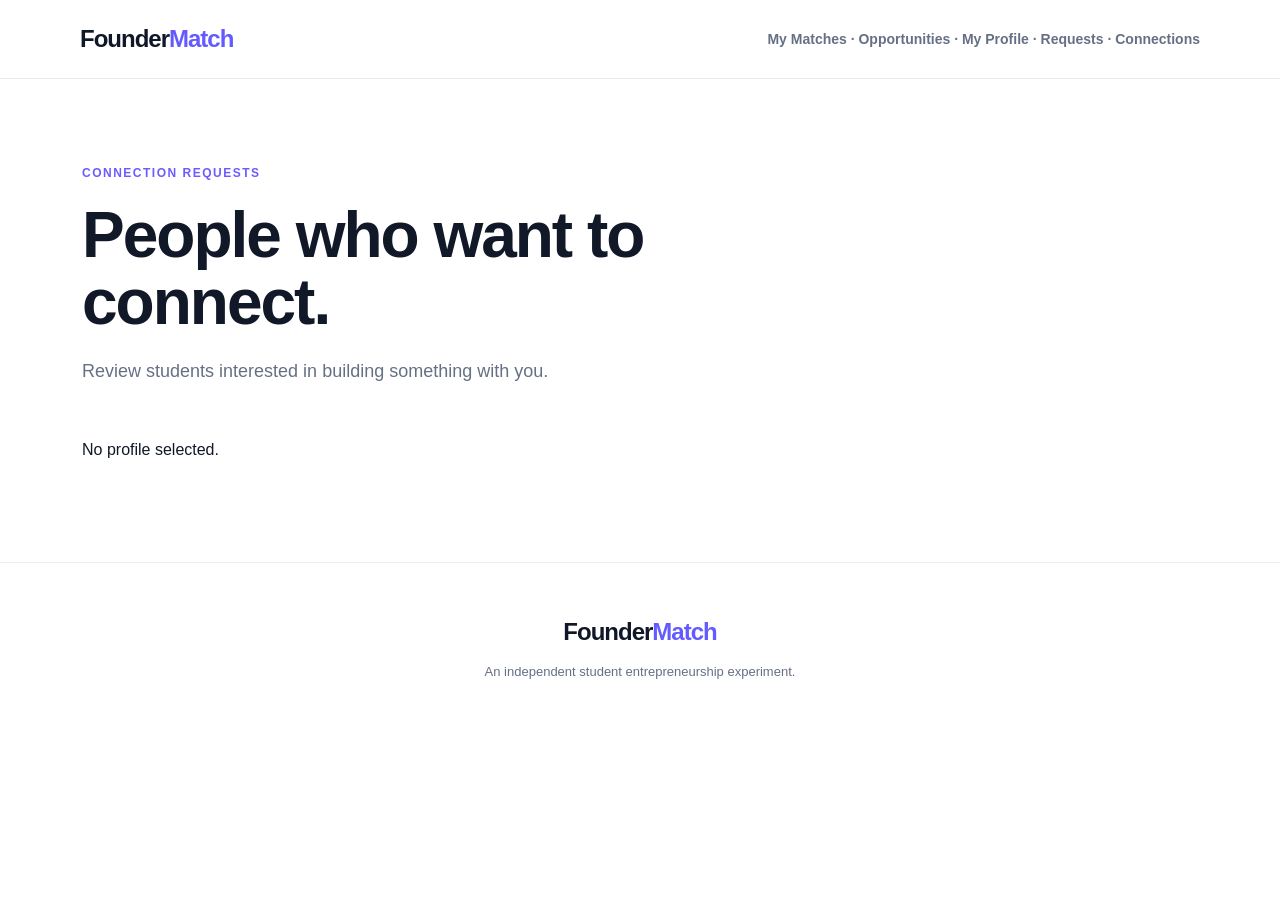
<file: requests.html>
<!DOCTYPE html>
<html lang="en">
<head>
  <meta charset="UTF-8">
  <meta name="viewport" content="width=device-width, initial-scale=1.0">

  <title>Connection Requests – FounderMatch</title>
  <link rel="stylesheet" href="style.css">
</head>

<body>

<header>
  <nav class="navbar">

    <a href="index.html" class="logo">
      Founder<span>Match</span>
    </a>

    <div class="form-progress">
      <a href="#" id="myMatchesLink">My Matches</a>
      ·
      <a href="opportunities.html">Opportunities</a>
      ·
      <a href="#" id="myProfileLink">My Profile</a>
      ·
      <span>Requests</span>
      ·
    <a href="connections.html" id="connectionsLink">Connections</a>
    </div>

  </nav>
</header>


<main class="matches-page">

  <section class="matches-intro">

    <div class="section-label">CONNECTION REQUESTS</div>

    <h1>People who want to connect.</h1>

    <p>
      Review students interested in building something with you.
    </p>

  </section>


  <section id="requestsContainer">
    <p>Loading your requests...</p>
  </section>

</main>


<footer>

  <div class="footer-logo">
    Founder<span>Match</span>
  </div>

  <p>An independent student entrepreneurship experiment.</p>

</footer>


<script>

const API_URL =
  "https://foundermatch-api.amaurycalo4.workers.dev";

const savedProfileId =
  localStorage.getItem("foundermatch_profile_id");

const params =
  new URLSearchParams(window.location.search);

const profileId =
  params.get("profile_id") || savedProfileId;

const container =
  document.getElementById("requestsContainer");

const myMatchesLink =
  document.getElementById("myMatchesLink");

const myProfileLink =
  document.getElementById("myProfileLink");


if (profileId) {

  myMatchesLink.href =
    `matches.html?profile_id=${profileId}`;

  myProfileLink.href =
    `view-profile.html?profile_id=${profileId}`;

}


async function loadRequests() {

  if (!profileId) {

    container.innerHTML =
      "<p>No profile selected.</p>";

    return;
  }


  try {

    const response = await fetch(
      `${API_URL}/api/requests?profile_id=${profileId}`
    );

    const data = await response.json();


    if (!data.success) {

      container.innerHTML =
        "<p>Unable to load your requests.</p>";

      return;
    }


    if (!data.requests || data.requests.length === 0) {

      container.innerHTML =
        "<p>You don't have any connection requests yet.</p>";

      return;
    }


    container.innerHTML =
      '<div class="matches-grid"></div>';

    const grid =
      container.querySelector(".matches-grid");


    data.requests.forEach(request => {

      const card =
        document.createElement("article");

      card.className = "match-card";


      const initial =
        request.first_name
          ? request.first_name.charAt(0).toUpperCase()
          : "?";


      const avatar = request.photo_url

        ? `<img
             src="${request.photo_url}"
             alt="${request.first_name}"
             class="match-avatar"
           >`

        : `<div class="match-avatar">
             ${initial}
           </div>`;


      card.innerHTML = `

        <div class="match-card-top">

          ${avatar}

          <div class="match-score">
            Wants to connect
          </div>

        </div>


        <h2>${request.first_name}</h2>

        <h3>${request.main_profile}</h3>

        <p class="match-meta">
          ${request.university} · ${request.city_country}
        </p>

        <p class="match-meta">
          ${request.degree}
        </p>


        <hr>


        <div class="match-details">

          <strong>Skills</strong>

          <p>
            ${request.strongest_skills || "Not specified"}
          </p>

        </div>


        <div class="match-actions">

          <a
            href="view-profile.html?profile_id=${request.sender_profile_id}"
            class="match-button match-button-secondary">
            View profile
          </a>

         <button
  class="match-button match-button-secondary request-action-button"
  data-connection-id="${request.connection_id}"
  data-action="declined">
  Decline
</button>

<button
  class="match-button match-button-primary request-action-button"
  data-connection-id="${request.connection_id}"
  data-action="accepted">
  Accept ✓
</button>

        </div>

      `;


      grid.appendChild(card);

    });


  } catch (error) {

    console.error(error);

    container.innerHTML =
      "<p>Unable to load your requests.</p>";

  }

}
async function handleRequestAction(connectionId, action, button) {
  try {
    button.disabled = true;
    button.textContent =
      action === "accepted" ? "Accepting..." : "Declining...";

    const response = await fetch(`${API_URL}/api/connection-response`, {
      method: "POST",
      headers: {
        "Content-Type": "application/json"
      },
      body: JSON.stringify({
        connection_id: Number(connectionId),
        action: action
      })
    });

    const data = await response.json();

    if (data.success) {
      await loadRequests();
    } else {
      alert(data.error || "Something went wrong.");
      button.disabled = false;
    }

  } catch (error) {
    console.error(error);
    alert("Unable to process this request.");
    button.disabled = false;
  }
}


document.addEventListener("click", function(event) {
  const button = event.target.closest(".request-action-button");

  if (!button) return;

  const connectionId = button.dataset.connectionId;
  const action = button.dataset.action;

  handleRequestAction(connectionId, action, button);
});

loadRequests();

</script>

</body>
</html>
</file>
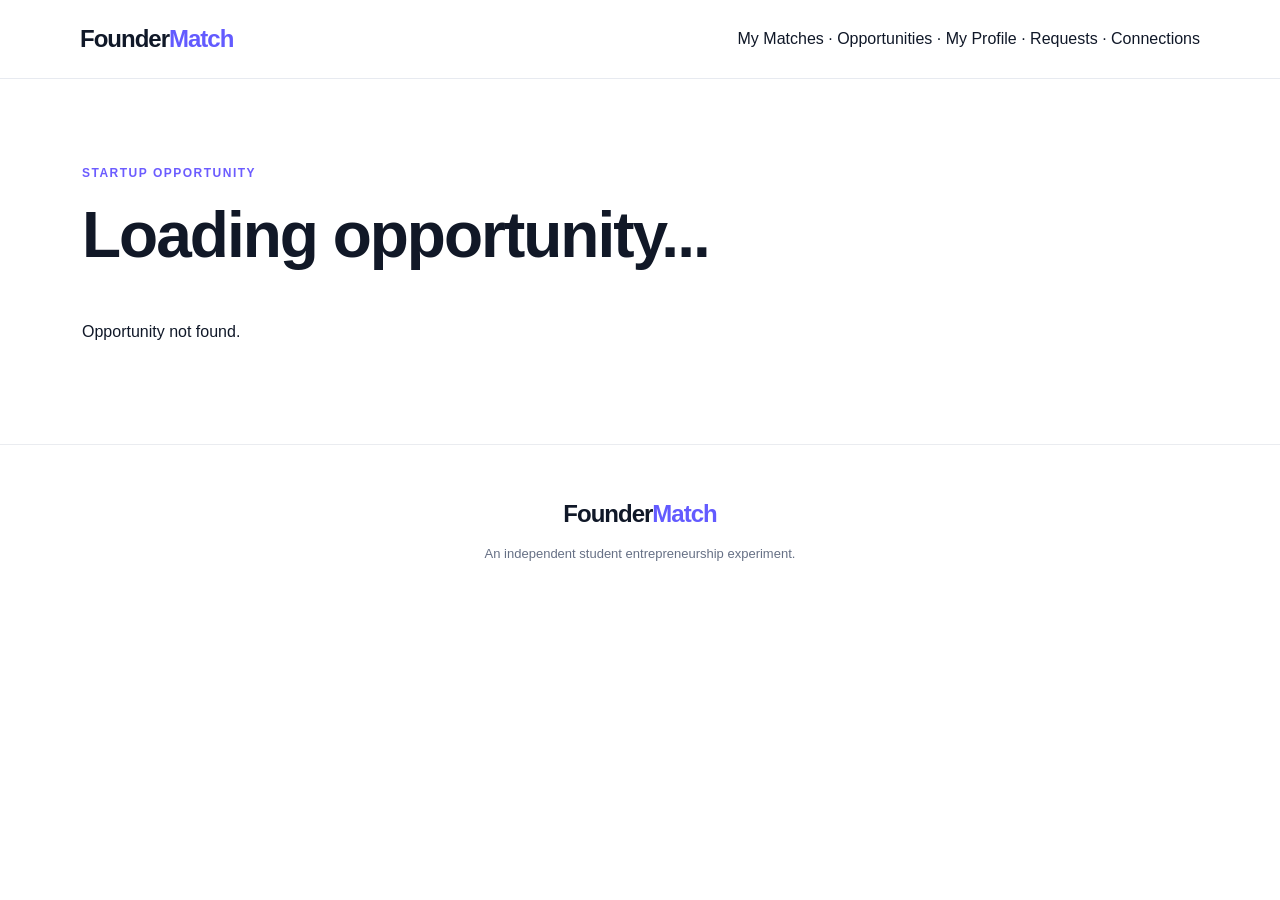
<file: view-opportunity.html>
<!DOCTYPE html>
<html lang="en">
<head>
  <meta charset="UTF-8">
  <meta name="viewport" content="width=device-width, initial-scale=1.0">

  <title>Opportunity — FounderMatch</title>
  <link rel="stylesheet" href="style.css">
</head>

<body>

<header>
  <nav class="navbar">
    <a href="index.html" class="logo">
      Founder<span>Match</span>
    </a>

    <div>
      <a href="matches.html">My Matches</a> ·
      <a href="opportunities.html">Opportunities</a> ·
      <a href="profile.html">My Profile</a> ·
      <a href="requests.html">Requests</a> ·
      <a href="connections.html">Connections</a>
    </div>
  </nav>
</header>


<main class="matches-page">

  <section class="matches-intro">

    <div class="section-label">STARTUP OPPORTUNITY</div>

    <h1 id="opportunityTitle">
      Loading opportunity...
    </h1>

    <p id="startupName"></p>

  </section>


  <section id="opportunityContainer">

    <p>Loading...</p>

  </section>

</main>


<footer>

  <div class="footer-logo">
    Founder<span>Match</span>
  </div>

  <p>
    An independent student entrepreneurship experiment.
  </p>

</footer>


<script>

const API_URL =
  "https://foundermatch-api.amaurycalo4.workers.dev";

const params =
  new URLSearchParams(window.location.search);

const opportunityId =
  params.get("id");

const container =
  document.getElementById("opportunityContainer");


async function loadOpportunity() {

  if (!opportunityId) {

    container.innerHTML =
      "<p>Opportunity not found.</p>";

    return;
  }


  try {

    const response = await fetch(
      `${API_URL}/api/opportunities`
    );

    const data = await response.json();

    if (!data.success) {
      throw new Error("Unable to load opportunity");
    }


    const opportunity =
      data.opportunities.find(
        item => Number(item.id) === Number(opportunityId)
      );


    if (!opportunity) {

      container.innerHTML =
        "<p>Opportunity not found.</p>";

      return;
    }


    document.getElementById(
      "opportunityTitle"
    ).textContent = opportunity.title;


    document.getElementById(
      "startupName"
    ).textContent = opportunity.startup_name;


    container.innerHTML = `

      <div class="match-card">

        <div class="match-card-top">

          <div class="section-label">
            ${opportunity.opportunity_type}
          </div>

          <div class="match-score">
            ${opportunity.remote || "On-site"}
          </div>

        </div>


        <h2>${opportunity.startup_name}</h2>


        <p>
          ${opportunity.description}
        </p>


        <hr>


        <h3>Profile wanted</h3>

        <p>
          ${opportunity.role_profile}
        </p>


        ${opportunity.skills ? `
          <h3>Skills</h3>
          <p>${opportunity.skills}</p>
        ` : ""}


        <h3>Practical information</h3>


        <p>
          <strong>Location:</strong>
          ${opportunity.location || "Not specified"}
        </p>


        <p>
          <strong>Work format:</strong>
          ${opportunity.remote || "Not specified"}
        </p>


        <p>
          <strong>Commitment:</strong>
          ${opportunity.commitment || "Not specified"}
        </p>


        <p>
          <strong>Compensation:</strong>
          ${opportunity.compensation || "Not specified"}
        </p>


        <p>
          <strong>Start date:</strong>
          ${opportunity.start_date || "Not specified"}
        </p>


        <hr>


        <h3>Interested?</h3>

        <p>
          Apply to this opportunity and introduce yourself
          to the startup.
        </p>


        <button
          class="match-button match-button-primary"
          id="applyButton">
          Apply →
        </button>


        <br><br>


        <a
          href="opportunities.html"
          class="match-button match-button-secondary">
          ← Back to opportunities
        </a>

      </div>

    `;


   document
  .getElementById("applyButton")
  .addEventListener("click", async function() {

    const button = this;

    const applicantProfileId =
      localStorage.getItem("foundermatch_profile_id");

    if (!applicantProfileId) {
      alert("Please create your FounderMatch profile before applying.");
      window.location.href = "profile.html";
      return;
    }

    const message = prompt(
      "Introduce yourself to the startup in a few sentences:"
    );

    if (message === null) {
      return;
    }

    try {

      button.disabled = true;
      button.textContent = "Applying...";

      const response = await fetch(
        `${API_URL}/api/applications`,
        {
          method: "POST",
          headers: {
            "Content-Type": "application/json"
          },
          body: JSON.stringify({
            opportunity_id: Number(opportunityId),
            applicant_profile_id: Number(applicantProfileId),
            message: message.trim() || null
          })
        }
      );

      const result = await response.json();

      if (result.success) {

        button.textContent = "Application sent ✓";

      } else if (result.already_applied) {

        button.textContent = "Already applied ✓";

      } else {

        button.textContent = "Try again";
        button.disabled = false;

        alert(
          result.error || "Unable to send your application."
        );
      }

    } catch (error) {

      console.error(error);

      button.textContent = "Try again";
      button.disabled = false;

      alert("Unable to send your application.");

    }

  });


  } catch (error) {

    console.error(error);

    container.innerHTML =
      "<p>Unable to load this opportunity. Please try again.</p>";

  }

}


loadOpportunity();

</script>

</body>
</html>
</file>
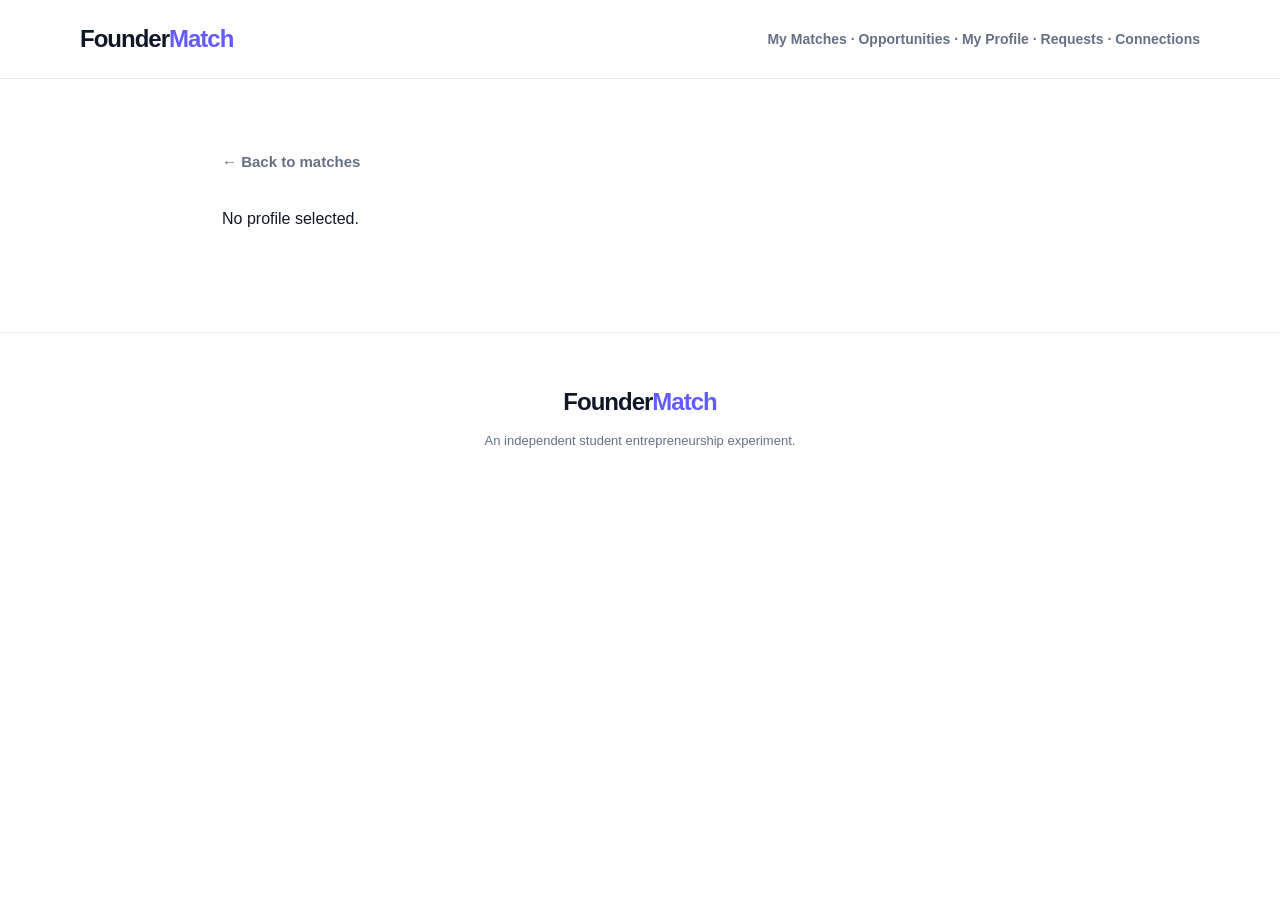
<file: view-profile.html>
<!DOCTYPE html>
<html lang="en">
<head>
  <meta charset="UTF-8">
  <meta name="viewport" content="width=device-width, initial-scale=1.0">
  <title>Founder Profile — FounderMatch</title>
  <link rel="stylesheet" href="style.css">
</head>

<body>

<header>
  <nav class="navbar">
    <a href="index.html" class="logo">
      Founder<span>Match</span>
    </a>
 
   
    <div class="form-progress">
  <a href="#" id="myMatchesLink">My Matches</a>
  ·
  <a href="opportunities.html">Opportunities</a>
  ·
  <a href="#" id="myProfileLink">My Profile</a>
  ·
  <a href="requests.html">Requests</a>
  ·
  <a href="connections.html">Connections</a>
</div>
    
  </nav>
</header>

<main class="public-profile-page">

  <a href="javascript:history.back()" class="back-link">
    ← Back to matches
  </a>

  <section id="profileContainer">
    <p>Loading founder profile...</p>
  </section>

</main>

<footer>
  <div class="footer-logo">
    Founder<span>Match</span>
  </div>
  <p>An independent student entrepreneurship experiment.</p>
</footer>

<script>
  const API_URL =
  "https://foundermatch-api.amaurycalo4.workers.dev";

const params = new URLSearchParams(window.location.search);
const profileId = params.get("profile_id");

const container = document.getElementById("profileContainer");

async function loadProfile() {
  if (!profileId) {
    container.innerHTML = "<p>No profile selected.</p>";
    return;
  }

  try {
    const response = await fetch(
      `${API_URL}/api/profile?id=${profileId}`
    );

    const data = await response.json();

    if (!response.ok || !data.success) {
      throw new Error("Unable to load profile.");
    }

    const profile = data.profile;

    container.innerHTML = `
      <article class="public-profile-card">

        ${profile.photo_url
  ? `<img
       src="${profile.photo_url}"
       alt="${profile.first_name}"
       class="match-avatar profile-photo"
     >`
  : `<div class="match-avatar-placeholder">
       ${profile.first_name.charAt(0).toUpperCase()}
     </div>`
}

        <h1>${profile.first_name}</h1>

        <p><strong>${profile.main_profile}</strong></p>

        <p>
          ${profile.university} · ${profile.city_country}
        </p>

        <p>${profile.degree}</p>

        <div class="match-details">

          <p><strong>Skills</strong></p>

          <div>
            ${profile.strongest_skills
              .split(",")
              .map(skill =>
                `<span class="match-tag">${skill.trim()}</span>`
              )
              .join("")}
          </div>

          <p>
            <strong>Startup stage:</strong>
            ${profile.startup_stage}
          </p>

          <p>
            <strong>Interested in:</strong>
            ${profile.industries}
          </p>

          <p>
            <strong>Commitment:</strong>
            ${profile.commitment}
          </p>

          <p>
            <strong>Looking to build:</strong>
            ${profile.build_type}
          </p>

          <p><strong>What I'm interested in building</strong></p>
          <p>
            ${profile.idea_interests || "Not specified yet."}
          </p>

          <p><strong>Ideal co-founder</strong></p>
          <p>${profile.ideal_cofounder}</p>

        </div>

      </article>
    `;

  } catch (error) {
    console.error(error);

    container.innerHTML =
      "<p>Something went wrong while loading this profile.</p>";
  }
}

loadProfile();
</script>

</body>
</html>
</file>
<file: style.css>
/* ================================
   FOUNDERMATCH — MAIN STYLESHEET
   ================================ */

* {
  margin: 0;
  padding: 0;
  box-sizing: border-box;
}

html {
  scroll-behavior: smooth;
}

body {
  font-family: Arial, Helvetica, sans-serif;
  background: #ffffff;
  color: #101828;
  line-height: 1.6;
}

a {
  text-decoration: none;
  color: inherit;
}


/* ================================
   NAVIGATION
   ================================ */

header {
  background: rgba(255, 255, 255, 0.95);
  border-bottom: 1px solid #e7eaf0;
  position: sticky;
  top: 0;
  z-index: 100;
}

.navbar {
  max-width: 1180px;
  margin: auto;
  padding: 20px 30px;

  display: flex;
  justify-content: space-between;
  align-items: center;
}

.logo,
.footer-logo {
  font-size: 24px;
  font-weight: 800;
  letter-spacing: -1px;
}

.logo span,
.footer-logo span {
  color: #635bff;
}

.nav-links {
  display: flex;
  align-items: center;
  gap: 30px;
}

.nav-links a {
  font-size: 14px;
  font-weight: 600;
  color: #475467;
}

.nav-links a:hover {
  color: #635bff;
}

.nav-button {
  padding: 10px 18px;
  border: 1px solid #d0d5dd;
  border-radius: 10px;
}


/* ================================
   HERO
   ================================ */

.hero {
  min-height: 720px;

  display: flex;
  flex-direction: column;
  align-items: center;
  justify-content: center;

  text-align: center;

  padding: 90px 25px;

  background:
    radial-gradient(
      circle at 50% 20%,
      rgba(99, 91, 255, 0.12),
      transparent 35%
    );
}

.badge {
  display: inline-block;

  background: #f2f1ff;
  color: #554cff;

  border: 1px solid #dedcff;
  border-radius: 50px;

  padding: 7px 14px;

  font-size: 13px;
  font-weight: 700;

  margin-bottom: 25px;
}

.hero h1 {
  max-width: 900px;

  font-size: clamp(52px, 7vw, 88px);
  line-height: 1.02;
  letter-spacing: -4px;

  margin-bottom: 28px;
}

.hero h1 span {
  color: #635bff;
}

.hero-text {
  max-width: 650px;

  font-size: 19px;
  color: #667085;

  margin-bottom: 35px;
}

.hero-buttons {
  display: flex;
  justify-content: center;
  gap: 14px;

  flex-wrap: wrap;
}

.primary-button {
  display: inline-block;

  background: #635bff;
  color: white;

  padding: 15px 25px;

  border-radius: 10px;

  font-size: 15px;
  font-weight: 700;

  transition: 0.2s;
}

.primary-button:hover {
  background: #5148e5;
  transform: translateY(-2px);
}

.secondary-button {
  display: inline-block;

  background: white;
  color: #344054;

  border: 1px solid #d0d5dd;

  padding: 15px 25px;

  border-radius: 10px;

  font-size: 15px;
  font-weight: 700;
}

.secondary-button:hover {
  background: #f9fafb;
}

.free-text {
  margin-top: 20px;

  color: #98a2b3;
  font-size: 13px;
}


/* ================================
   GENERAL SECTIONS
   ================================ */

.section {
  padding: 110px 30px;

  max-width: 1180px;

  margin: auto;
}

.section-label {
  color: #635bff;

  font-size: 13px;
  font-weight: 800;

  letter-spacing: 1.5px;

  margin-bottom: 15px;
}

.section h2 {
  font-size: clamp(36px, 5vw, 55px);

  line-height: 1.1;

  letter-spacing: -2px;

  max-width: 800px;

  margin-bottom: 50px;
}


/* ================================
   HOW IT WORKS CARDS
   ================================ */

.cards {
  display: grid;

  grid-template-columns: repeat(3, 1fr);

  gap: 20px;
}

.card {
  background: #f9fafb;

  border: 1px solid #eaecf0;

  border-radius: 18px;

  padding: 35px;

  transition: 0.25s;
}

.card:hover {
  transform: translateY(-5px);

  box-shadow:
    0 15px 40px rgba(16, 24, 40, 0.08);
}

.number {
  color: #635bff;

  font-size: 14px;
  font-weight: 800;

  margin-bottom: 50px;
}

.card h3 {
  font-size: 21px;

  margin-bottom: 12px;
}

.card p {
  color: #667085;

  font-size: 15px;
}


/* ================================
   WHY FOUNDERMATCH
   ================================ */

.dark-section {
  max-width: none;

  background: #101828;
  color: white;

  padding-left: max(
    30px,
    calc((100vw - 1120px) / 2)
  );

  padding-right: max(
    30px,
    calc((100vw - 1120px) / 2)
  );
}

.dark-section h2 {
  max-width: 850px;
}

.section-description {
  max-width: 750px;

  font-size: 18px;

  color: #b9c0cc;
}


/* ================================
   JOIN BETA
   ================================ */

.join-section {
  text-align: center;

  display: flex;
  flex-direction: column;
  align-items: center;
}

.join-section h2 {
  margin-bottom: 20px;
}

.join-section > p {
  color: #667085;

  font-size: 17px;

  max-width: 600px;

  margin-bottom: 30px;
}

.join-section .privacy {
  margin-top: 18px;

  font-size: 12px;

  color: #98a2b3;
}


/* ================================
   FOOTER
   ================================ */

footer {
  border-top: 1px solid #eaecf0;

  padding: 50px 30px;

  text-align: center;

  color: #667085;
}

.footer-logo {
  margin-bottom: 10px;

  color: #101828;
}

footer p {
  font-size: 13px;
}

.copyright {
  margin-top: 15px;

  color: #98a2b3;
}


/* ================================
   MOBILE
   ================================ */

@media (max-width: 800px) {

  .navbar {
    padding: 18px 20px;
  }

  .nav-links a:not(.nav-button) {
    display: none;
  }

  .hero {
    min-height: 650px;
  }

  .hero h1 {
    letter-spacing: -2.5px;
  }

  .cards {
    grid-template-columns: 1fr;
  }

  .section {
    padding: 80px 22px;
  }

  .dark-section {
    padding: 80px 22px;
  }
}
/* ================================
   FOUNDER PROFILE
   ================================ */

.form-progress {
  font-size: 14px;
  font-weight: 600;
  color: #667085;
}

.profile-page {
  background: #f9fafb;
  min-height: 100vh;
  padding-bottom: 100px;
}

.profile-intro {
  max-width: 820px;
  margin: auto;
  text-align: center;
  padding: 100px 25px 70px;
}

.profile-intro h1 {
  font-size: clamp(42px, 6vw, 68px);
  line-height: 1.05;
  letter-spacing: -3px;
  margin-bottom: 25px;
}

.profile-intro > p {
  max-width: 620px;
  margin: 0 auto 20px;
  font-size: 18px;
  color: #667085;
}

.beta-note {
  display: inline-block;
  margin-top: 10px;
  padding: 9px 15px;
  border-radius: 50px;
  background: #f2f1ff;
  color: #635bff;
  font-size: 12px;
  font-weight: 700;
}


/* FORM CONTAINER */

.founder-form {
  max-width: 900px;
  margin: auto;
  padding: 0 25px;
}


/* INDIVIDUAL SECTIONS */

.form-section {
  display: grid;
  grid-template-columns: 70px 1fr;
  gap: 20px;

  background: white;
  border: 1px solid #eaecf0;
  border-radius: 20px;

  padding: 45px;
  margin-bottom: 25px;

  box-shadow: 0 5px 20px rgba(16, 24, 40, 0.03);
}

.form-number {
  font-size: 13px;
  font-weight: 800;
  color: #635bff;

  padding-top: 7px;
}

.form-content h2 {
  font-size: 30px;
  letter-spacing: -1px;
  margin-bottom: 5px;
}

.form-description {
  color: #98a2b3;
  font-size: 14px;
  margin-bottom: 30px;
}


/* LABELS */

.form-content label:not(.consent) {
  display: block;

  font-size: 13px;
  font-weight: 700;
  color: #344054;

  margin-top: 25px;
  margin-bottom: 8px;
}


/* INPUTS */

.form-content input[type="text"],
.form-content input[type="email"],
.form-content input[type="password"],
.form-content input[type="url"],
.form-content select,
.form-content textarea {

  width: 100%;

  border: 1px solid #d0d5dd;
  border-radius: 10px;

  padding: 13px 15px;

  font-family: inherit;
  font-size: 15px;
  color: #101828;

  background: white;

  outline: none;

  transition: 0.2s;
}

.form-content textarea {
  resize: vertical;
  min-height: 110px;
}


/* INPUT FOCUS */

.form-content input:focus,
.form-content select:focus,
.form-content textarea:focus {

  border-color: #635bff;

  box-shadow:
    0 0 0 4px rgba(99, 91, 255, 0.10);
}


/* PLACEHOLDERS */

.form-content input::placeholder,
.form-content textarea::placeholder {
  color: #98a2b3;
}


/* CONSENT */

.consent {
  display: flex;
  align-items: flex-start;
  gap: 12px;

  margin-top: 35px;

  color: #667085;
  font-size: 13px;

  cursor: pointer;
}

.consent input {
  width: 18px;
  height: 18px;

  margin-top: 2px;

  accent-color: #635bff;
}


/* SUBMIT */

.submit-button {

  width: 100%;

  margin-top: 30px;

  border: none;
  border-radius: 11px;

  padding: 16px 25px;

  background: #635bff;
  color: white;

  font-family: inherit;
  font-size: 15px;
  font-weight: 800;

  cursor: pointer;

  transition: 0.2s;
}

.submit-button:hover {
  background: #5148e5;
  transform: translateY(-2px);
}

.form-privacy {
  text-align: center;

  margin-top: 15px;

  font-size: 12px;
  color: #98a2b3;
}


/* MOBILE FORM */

@media (max-width: 700px) {

  .profile-intro {
    padding: 70px 20px 50px;
  }

  .profile-intro h1 {
    letter-spacing: -2px;
  }

  .form-progress {
    display: none;
  }

  .founder-form {
    padding: 0 15px;
  }

  .form-section {
    grid-template-columns: 1fr;

    padding: 28px 22px;
  }

  .form-number {
     }
}

     /* ========================================
   FOUNDERMATCH — MATCHES PAGE
======================================== */

.matches-page {
  max-width: 1180px;
  margin: 0 auto;
  padding: 80px 32px 100px;
}

.matches-intro {
  max-width: 720px;
  margin-bottom: 50px;
}

.matches-intro .section-label {
  display: inline-block;
  font-size: 12px;
  font-weight: 700;
  letter-spacing: 1.5px;
  text-transform: uppercase;
  color: #6c5cff;
  margin-bottom: 18px;
}

.matches-intro h1 {
  font-size: clamp(38px, 5vw, 64px);
  line-height: 1.05;
  letter-spacing: -2px;
  margin: 0 0 20px;
  color: #111827;
}

.matches-intro p {
  max-width: 650px;
  font-size: 18px;
  line-height: 1.7;
  color: #667085;
}

/* GRID */

#matchesContainer {
  display: grid;
  grid-template-columns: repeat(2, minmax(0, 1fr));
  gap: 26px;
}

/* PROFILE CARD */

.match-card {
  position: relative;
  background: #ffffff;
  border: 1px solid #e8e8ef;
  border-radius: 22px;
  padding: 30px;
  box-shadow: 0 8px 30px rgba(17, 24, 39, 0.06);
  transition: transform 0.25s ease, box-shadow 0.25s ease;
}

.match-card:hover {
  transform: translateY(-5px);
  box-shadow: 0 18px 45px rgba(17, 24, 39, 0.12);
}

/* MATCH SCORE */

.match-score {
  position: absolute;
  top: 28px;
  right: 28px;
  padding: 8px 13px;
  border-radius: 999px;
  background: #f0edff;
  color: #5b4cff;
  font-size: 13px;
  font-weight: 800;
}

/* FUTURE PROFILE PHOTO */

.match-avatar {
  width: 74px;
  height: 74px;
  border-radius: 50%;
  object-fit: cover;
  background: #f0edff;
   display: flex;
align-items: center;
justify-content: center;
font-weight: 700;
  margin-bottom: 20px;
}

.match-avatar-placeholder {
  width: 74px;
  height: 74px;
  border-radius: 50%;
  display: flex;
  align-items: center;
  justify-content: center;
  background: linear-gradient(135deg, #171725, #6c5cff);
  color: white;
  font-size: 27px;
  font-weight: 700;
  margin-bottom: 20px;
}

/* NAME */

.match-card h2 {
  font-size: 27px;
  letter-spacing: -0.7px;
  margin: 0 0 7px;
  color: #111827;
}

.match-card > p {
  margin: 6px 0;
  color: #667085;
  line-height: 1.5;
}

.match-card > p strong {
  color: #20202a;
}

/* DETAILS */

.match-details {
  margin-top: 22px;
  padding-top: 20px;
  border-top: 1px solid #eeeeF3;
}

.match-details p {
  margin: 10px 0;
  color: #555b6a;
  line-height: 1.5;
}

.match-details strong {
  color: #20202a;
}

/* TAGS — ready for skills later */

.match-tag {
  display: inline-block;
  background: #f6f5ff;
  color: #5b4cff;
  border: 1px solid #e6e2ff;
  padding: 7px 11px;
  margin: 4px 5px 4px 0;
  border-radius: 999px;
  font-size: 13px;
  font-weight: 600;
}

/* FUTURE ACTION BUTTONS */

.match-actions {
  display: flex;
  gap: 10px;
  margin-top: 24px;
}

.match-button {
  flex: 1;
  text-align: center;
  text-decoration: none;
  padding: 12px 16px;
  border-radius: 10px;
  font-weight: 700;
  font-size: 14px;
  transition: 0.2s ease;
}

.match-button-primary {
  background: #111827;
  color: white;
}

.match-button-primary:hover {
  background: #6c5cff;
}

.match-button-secondary {
  background: #f7f7fa;
  color: #111827;
  border: 1px solid #e4e4ea;
}

.match-button-secondary:hover {
  background: #eeeeF5;
}

/* MOBILE */

@media (max-width: 760px) {
  .matches-page {
    padding: 55px 20px 70px;
  }

  #matchesContainer {
    grid-template-columns: 1fr;
  }

  .matches-intro h1 {
    font-size: 42px;
  }

  .match-card {
    padding: 24px;
  }
}
 /* ================================
   PUBLIC FOUNDER PROFILE
   ================================ */

.public-profile-page {
  max-width: 900px;
  margin: 0 auto;
  padding: 70px 32px 100px;
}

.back-link {
  display: inline-flex;
  align-items: center;
  margin-bottom: 32px;
  color: #667085;
  text-decoration: none;
  font-size: 15px;
  font-weight: 600;
}

.back-link:hover {
  color: #6c5cff;
}

.public-profile-card {
  position: relative;
  background: #ffffff;
  border: 1px solid #e8e8ef;
  border-radius: 24px;
  padding: 42px;
  box-shadow: 0 12px 40px rgba(17, 24, 39, 0.08);
}

.public-profile-card .match-avatar-placeholder {
  width: 88px;
  height: 88px;
  font-size: 32px;
  margin-bottom: 24px;
}

.public-profile-card h1 {
  margin: 0 0 8px;
  font-size: 42px;
  line-height: 1.1;
  letter-spacing: -1.5px;
  color: #111827;
}

.public-profile-card > p {
  margin: 7px 0;
  font-size: 17px;
  line-height: 1.6;
  color: #667085;
}

.public-profile-card > p strong {
  color: #20202a;
  font-size: 19px;
}

.public-profile-card .match-details {
  margin-top: 30px;
  padding-top: 28px;
}

.public-profile-card .match-details p {
  font-size: 16px;
  line-height: 1.65;
  margin: 14px 0;
}

.public-profile-card .match-details > p:nth-of-type(1),
.public-profile-card .match-details > p:nth-of-type(6),
.public-profile-card .match-details > p:nth-of-type(8) {
  margin-top: 24px;
}

@media (max-width: 700px) {
  .public-profile-page {
    padding: 45px 20px 70px;
  }

  .public-profile-card {
    padding: 28px 22px;
    border-radius: 18px;
  }

  .public-profile-card h1 {
    font-size: 34px;
  }
}
</file>
